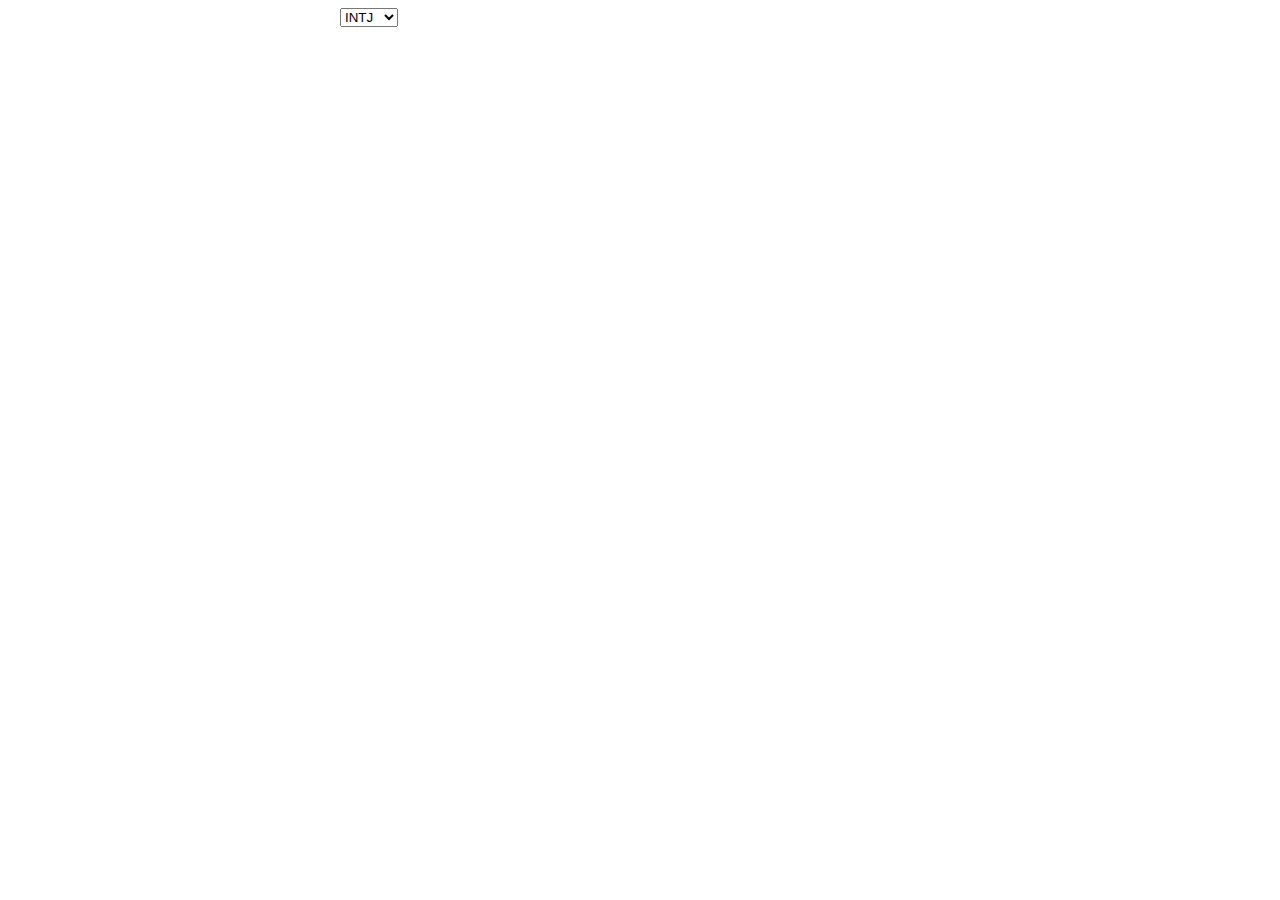
<file: index.html>
<!DOCTYPE html>
<html lang="en">
  <head>
    <meta charset="UTF-8" />
    <meta name="viewport" content="width=device-width, initial-scale=1.0" />
    <title>Document</title>
  </head>
  <style>
    body {
      max-width: 60ch;
      margin: 0 auto;
      line-height: 1.5;
      font-size: 1.25rem;
    }
  </style>
  <body>
    <select name="mbti" id="mbti">
      <option value="INTJ">INTJ</option>
      <option value="INFJ">INFJ</option>
      <option value="ISFJ">ISFJ</option>
      <option value="ISFP">ISFP</option>
      <option value="INTP">INTP</option>
      <option value="INFP">INFP</option>
      <option value="ENTJ">ENTJ</option>
      <option value="ENTP">ENTP</option>
      <option value="ESTP">ESTP</option>
      <option value="ESTJ">ESTJ</option>
      <option value="ESFP">ESFP</option>
      <option value="ESFJ">ESFJ</option>
      <option value="ENFP">ENFP</option>
    </select>
    <div id="output"></div>
  </body>
  <script>
    // Rules:
    // 1. EXXX types -> leading function is extroverted. Inverse is true for IXXX Types
    // 2. XSXX and XNXX share the same dom and inf type. Their aux and terts are swapped
    // 3. Letters not the same? reversed stack order
    // 4. J and P do not share the same function sets, and the dom/aux, tert/inf pairs are inverted.
    const cogStack = {
      ENTP: ["ne", "ti", "fe", "si"],
      ENTJ: ["te", "ni", "se", "fi"],
      ENFJ: ["fe", "ni", "se", "ti"],
      ENFP: ["ne", "fi", "te", "si"],
      ESTJ: ["te", "si", "ne", "fi"],
      ESTP: ["se", "ti", "fe", "ni"],
      ESFJ: ["fe", "si", "ne", "ti"],
      ESFP: ["se", "fi", "te", "ni"],

      INTP: ["ti", "ne", "si", "fe"],
      INTJ: ["ni", "te", "fi", "se"],
      INFJ: ["ni", "fe", "ti", "se"],
      INFP: ["fi", "ne", "si", "te"],
      ISTJ: ["si", "te", "fi", "ne"],
      ISTP: ["ti", "se", "ni", "fe"],
      ISFJ: ["si", "fe", "ti", "ne"],
      ISFP: ["fi", "se", "ni", "te"],
    };
    const dominant = {
      ne: "Ne: So, what you are REALLY saying, even though you’re disguising it behind bullshit, is this. Do you want to know what writing desks and ravens have in common? Are you sure that this is the right decision? Because I have five other possible interpretations, and it would be a shame not to consider them all. I simply know how this works, and what you are really up to. Let’s talk about ideas! I want to tell you mine and hear yours! I know this idea doesn’t seem related to our discussion, but I think it ties in. I can sum up our concept in a metaphor. I can think of five different things at once! I can pick up your facial expressions and accent without even thinking about it. Let me tell you a story…",
      ni: "Ni: No, I haven’t learned this before. I just know how to do it, that’s all. Let me guess what that means… am I right? Yes! I knew it! You can’t ask me to stop thinking about the future; I think about it all the time! That person is going to do that, and this will happen as a result. I am not wrong. You wait and see. (Told you!) I don’t like this, it didn’t happen the way I anticipated it would! No, I don’t want to change my plan at the last minute! How can I fix this? Where did I go wrong? I have a creative way to explain this process to you! Interpreting symbolism comes easily to me. Visualizing my goals, and my future, makes me happy and energizes me! I can see where I want to be, and where I am, and come up with each step necessary to reach my dreams. ",
      fe: "Fe: I am warm and enjoy taking care of people. I consider how decisions will impact everyone involved. Is there anything I can get you, to make you feel more comfortable? I can’t be with people who don’t treat others with respect. I want to acknowledge not only what each of you has done in the group as individuals, but also talk about what we can do, or have done, together! You did an awesome job with that; you are so talented. I don’t approve of what you are doing, because it’s inappropriate and will have a bad impact on others, but I am willing to talk it through and will accept your apology, without any bad feelings. I feel so at ease offering affirmation, and am deeply hurt when others don’t do the same. I want everyone to be happy, but am not afraid to say what I feel if I need to.",
      fi: "Fi: I know that this is good, and that is bad. I know that you’re not who you say you are. I don’t need to focus on that particular idea, because it is less important than this other idea or belief. I want to focus on what is important, and I can see the measure of importance of everything in my life: people, causes, thoughts, actions, and feelings. Does this belief conflict with mine? Do I think this action is wrong? If so, I won’t do it. I know what I believe and what is worth believing in. Please, let me have some time to mull over this life-altering decision. I don’t want to make the wrong choice. I feel strong and confident in who I am, and what I believe. I have total faith in you. I know what you need, and will stand up for you when you need me to. I am good at protecting others and showing patience in mediating between them.",
      te: "Te: Here is the plan, and the steps needed to accomplish it. I can learn anything complicated. This is your responsibility, and I expect a status report. I measure success by objective means (best-seller lists, stock reports, etc). I have a second plan if the first one fails. Anything can be organized for greater results. This isn’t working right; let me fix it. Here is how you can accomplish your goals. Controlling one’s emotions is important. It takes an hour and ten minutes to get there, with 30 minutes allotment for a traffic jam. We can comfortably do this in two weeks, yes. These are the facts, and if something doesn’t measure the facts, I intend to challenge it.",
      ti: "Ti: I don’t need to use my emotions to fix this problem, thanks. I know how this machine works. Let me take it apart and put it back together for you. That doesn’t seem logical. The facts of the situation are unimportant; we can solve this, though it might seem impossible. There is a way around every problem. I can give you a two word answer to your question, and those two words will solve everything. The fewer words used, the better. Most explanations are too long-winded and technical, and could easily be simplified. Let me hear the idea or new data; I’m going to analyze and criticize it, and if it doesn’t work, I’m going to throw it out. Come on, you know my impartiality is sexy. Have you ever seen me overreact to anything? No!",
      se: "Se: Experiences are the stuff of life. I want to go snowboarding! Skydiving! Drive a racecar! Give me an adrenaline rush, and I’m fabulous. Okay, what’s up? I saw your eye twitch. That means you’re upset, but about what? Oh, I can leap in there and do this, no problem! See? It’s easy! You need a part time lion tamer? I’m sure I can learn it in no time. Okay, so here are the sixteen awesome things we can do in this theme park. Which one first? Look, you do that, I can hold this, and keep track of the kids, and check my Blackberry, and call Gary back all at the same time. You know, someone could make a lot of money if they—oh, what the heck, I’ll just do it. While you were standing there gaping, I saved the kid from the bus. I want to try that out; I think my body can take it, and it’ll be fun to find out. I’m going to say this, and see what people do…",
      si: "Si: I know how this works, how it was last week, and how I want it to be in the future. If knitting in that way helped the other person to create that scarf, I feel sure that I can do the same thing by learning the same stitch. I feel happiest when I hold tight to the things that are truly important and lasting in life, such as family, friends, and often, my faith. I find that interesting, but it doesn’t match my memories of what happened. Can you give me more details, so I can decide whether or not to accept it? I know if something or someone is different from how they used to be, and can tell you exactly what has altered. I highly value my past experiences, and find it hard to forget or move past things. I really love participating in local events, family traditions, and cultural things, because it makes me feel like I am part of a living past. I enjoy routine and like things to be predictable.",
    };
    const auxillary = {
      ne: "Ne: Your life has so much potential! I can see many different possibilities for your future! Let me share them with you! There is more than one way to look at this situation. It would be a shame not to talk about them all. That’s a great idea, but what about this? Or this? Or that? Let’s discuss and consider them all. I have an analogy that fits this situation, but you’ll have to hang in there to the end, because at first it will sound random. I promise, it isn’t! Let me paint the big picture for you! Let’s try this, it’s new and it’s crazy but it might work! Yes, I thought you might make that decision / that this would happen. Excuse me, I need to write a story…",
      ni: "Ni: I feel very strongly that this is about to happen, and I intend to use my foreknowledge to do something about it. No, I am not surprised this happened. I knew it would. I am not going to support that company, because they will go under in six months. This person is not worth my time, because they are dishonest and I know they will betray me. Last night, I didn’t know what to do… but now, suddenly, the answer is staring me in the face! I know what to do to accomplish everything! You can’t fool me, because I can see your true self. People tell me that my advice is profound and insightful. I sometimes hide what I know, when I know it, because it freaks people out.",
      fe: "Fe: I know what is important to you, and can support you in it, provided it doesn’t hurt others. I’m not always comfortable taking sides. Can we talk about this and reach a compromise that keeps everyone happy? I don’t want to upset people, and I can easily fit into a group and make everyone feel wanted and involved. Your emotions can influence mine, so I am careful not to let too many people in. I want to take care of you, and protect you. You are so talented. I hope you know that, and how much I like you. I’m happy to serve, but feel better when I get how I feel off my chest and out into the open.",
      fi: "Fi: I am happiest when staying true to what I believe and what I want for my life. I know what I want, what beliefs and ideals motivate me, and how I feel about something. This is good, and that is bad. I know you’re only pretending, because I can see right through you. How does this new belief measure up against my life, my goals, and my core values? I believe no one should enforce morality; it should be a conscious choice we make. I care very much about you. I am loyal to you. I have great enthusiasm and many feelings toward you, but I show it through actions rather than words. You don’t have to say anything for me to be able to connect to and understand your meaning. I am okay with silent affection.",
      te: "Te: This isn’t working right, so let’s talk about how to fix it, and I’ll correct it. I know how long this task will take; I am currently on step four and will be finished in another hour, if you want to come get it. I am following the plan, from Point A to Point B. These are the steps you need to take to accomplish your goals. I am totally comfortable with word counts, hour limits, and deadlines, and have no problem meeting them. I can organize my time to accomplish everything I want to accomplish in a day. Here’s your shopping list. Give me the information and come back in an hour; I will categorize it into an easy to follow format so that everyone knows where we are in the project and what is expected of them. I have no problem controlling my impulses and putting aside my emotions to get things done.",
      ti: "Ti: Hmm, give me a second… okay, I know what to do. I know how this works and how to fix it. I just analyzed it from six different angles in my head and feel comfortable with diving right in. I can take this situation or problem apart and reassemble it. That sounds illogical, so I’m going to ignore it. If I have time, I’ll argue with it. Look, cut the crap and get to the point. THIS is the problem and THIS is how we fix it. Did you enjoy my three word answer? It really annoys me when people take too long to explain something, because it’s easy for me to sum it up in a few words. No, I understand the system, I have it, let’s start in on it and get things done! Hop to it! Chop chop!",
      se: "Se: I could be doing one of six things right now, and I’m bored just standing here, so let’s go out and do something! I want to go bike riding again this weekend; there’s this gorgeous place in the mountains that you have to see to believe, but it’s a six mile ride so pack your gear. Uh oh, she’s mad. I saw her facial expression change for a second, and that’s never a good sign. I want to try out lots of things, and test my body to see what it can do. I can learn to do this quickly, and then I want to help you learn it. Come with me! Don’t just stand there, we can do this! Right now, I’m chilling in the backyard with a glass of tea and watching the light move through the trees, but later I want to go rock climbing. I can’t wait! It’s going to be awesome! I can trust what I have experienced first-hand.",
      si: "Si: The last time I tackled this project, using this technique worked, so I feel confident in my ability to succeed using the same technique. This restaurant is laid out different than it was the last time I was here; those tables were on the patio, and they had red curtains, not green. I’m happy to provide you with the details of why I am making this decision. I recognize this street, so I know where to turn! This holiday is meaningful to me, because it allows me to connect to my family or my culture. I’m disappointed if we can’t celebrate it together every year. If we’re going to do this project, let’s do research to see how others have done it before we start. I like to reflect on my own past experiences when making decisions in the present, and believe I can learn from others’ mistakes.",
    };

    const tertiary = {
      ne: "Ne: Oh, that new idea is interesting! I’d like to talk about it with you! But I need to be somewhere in twenty minutes, so let’s keep it on track as much as we can. It feels like you are not tied to reality with this idea; can we pull it back to something tangible? I think I have several ideas as to what really happened back there. This discovery may help me discover my greater purpose in life. I suspected this was going to happen…",
      ni: "Ni: I love the silence. It allows me to think about my future, and what I want to accomplish. I like to come up with new ways of doing or seeing things. Don’t tell anyone, but I like symbolism, archetypes, and mysteries. I find them interesting. I sometimes feel like I know what is going to happen, before it happens… and I’m usually right. I don’t know how I knew that about you; I just did. I can visualize a goal, and won’t stop until I turn it into a reality. I trust my insights more in my creativity than in life, but am learning to use my random moments of foreknowledge to create long-term goals.",
      fe: "Fe: I find it easy to connect to people and make friends. I’m good at smoothing things over between people, so we can accomplish things together. You’re really doing a good job with that; you’re a natural at this, you know! I’m glad you feel comfortable with me. I like you too. I know how you feel, and I’m sorry this is happening to you. Tell me how I can help, so I’m not just sad on your behalf. I feel like I need to take care of you, and be responsible for you. If you mess with someone I love, I will kick your butt; do you hear me? Hey, do you want to talk about how you feel? I can share some stuff about myself, too, if it makes you feel better. People find me friendly and enthusiastic.",
      fi: "Fi: I put a lot of time and energy into activities that are important to me. I want those activities to be meaningful in some way—I want to volunteer, learn to teach others, apply my knowledge, or write on important social issues. I have a strong sense of what is good or bad. I want things to come out right, and will work toward that end. I am loyal to a few causes and people, because my time is valuable so I prioritize. I choose what beliefs feel the most authentic to me. I compare all my decisions against my strong beliefs of right and wrong.",
      te: "Te: Look, I organized all my movies by alphabetical order or time period! My socks are sorted by colors or fabrics. I enjoy having things organized, but have to focus to set up the system. I know this isn’t working right, and I want to fix it. I suspect this project will take me another couple of hours, but I’m going to give myself extra time just in case. Look, either you can prove aliens exist or you can’t, and if you can’t, they probably don’t exist. Let’s talk about this idea to see if it’s even possible, on a factual level. This is why I made my decision. I want to have a plan and follow through with it, but sometimes I forget what time it is or what the steps in the plan were. I probably shouldn’t improvise answers as much.",
      ti: "Ti: I am interested in learning how to make things run more smoothly and efficiently. Please be as clear and concise in your explanation as possible, so the message isn’t lost in theatricality. I’m sorry, but I see a logical inconsistency in the statement you just made; may I point it out to you so we can talk about it? I really love thinking about my ideas (Ni) and experiences (Si), and analyzing them to see what meaning they hold for me, and why. I’m good at putting a name to what is happening around me.",
      se: "Se: I like expensive stuff and I always make room for it in my life. I’m taking you to the best restaurant tonight; yes, it’s expensive, but the food is to die for. I don’t like that painting; it’s hideous. It may take me a moment, but I’ll get the hang of things quickly and you’ll never know I haven’t been doing this for years. I never trip over anything, because I know where everything is. Let’s do something fun this weekend, something physical. I want to feel the burn in my legs! I don’t mind taking risks, because it’s fun to get an adrenaline rush. I’m not going to lose this game; if I play, I play to win. It takes hard work to look this good.",
      si: "Si: I love to revisit things that have given me joy in the past. Going to the same museums, watching the same favorite old movies, and thinking about an old idea is a lot of fun for me. I’d actually rather go to the tea shop again than try out a new hot spot. I find history interesting. Oh, do you want to know everything I learned about Ancient Egypt / the Klingon Conflict? I have all the details right here! I have a box of Star Wars memorabilia in my closet.  Oh, I remember that smell… this tastes like my grandmother’s cookies… no, that’s not how “they’re” is spelled. I like familiar things and when I am upset, they comfort me.",
    };

    const inferior = {
      ne: "Ne: I know that these two things are connected, but I’m not sure how. I’m sorry, but that idea is completely unrealistic. Can we stick to one idea, please? Hmm, the last time I thought something might happen, it happened; so maybe I can trust my intuition this time, too.",
      ni: "Ni: Though I care more about what’s happening in my life right now, I want to have a good future. I haven’t forgotten my dreams, and I’ll figure out how to make them a reality one of these days. I like thinking about my future life and, although it’s hard, I can learn to put aside immediate experiences if I know the long-term goal is worth the wait! I feel optimistic about the future, and sometimes out of the blue, know how to do something that I have never tried doing before. I’m not sure how, but I knew that person would do that.",
      fe: "Fe: I want to help you, but I’m not sure what to say to make you feel better. I feel protective of you, and I don’t want to hurt your feelings, but sometimes I do. I would never admit it in a million years, but I care how you see me and I need your encouragement. The more I respect you, the more hurt I am if you ignore or belittle me. That being said… I really don’t understand why you’re making such emotional decisions!",
      fi: "Fi: My beliefs are very strong, but I spend little time thinking about them. Many of them are tied to my feelings, and I’m not comfortable dwelling on my emotions. It’s easier to adopt a simple, straightforward moral code and stick to it without deviation. I don’t see the point in determining which causes are more important than others. I have a tendency to think that my values are right for others. I really want to do something greater than myself, and am fiercely loyal to what I believe in but I would rather donate time, energy, and money than emotional support. It’s hard for me to be loyal to people whose decisions I profoundly disagree with. I need to respect you before I can emotionally support you in those times. Slowly, I am learning to be more tolerant and not see the world as black and white.",
      te: "Te: I know I had that information before, but I’m not sure where it is. I long to be efficient, but I can’t seem to pull it off. I do like organizing my books, though; they have their own system! I don’t like schedules, but they help me stay on track. Oh, this is wrong! I know I’m forgetting something! I should be more organized! I like to be efficient, and try to use my time wisely, and I enjoy having some sense of control over my life and environment.",
      ti: "Ti: I want to be objective in our conversation, but I’m having a hard time not feeling upset that you have shut me out. I don’t feel comfortable discussing this person like they are a thing or a problem to be solved. How can you be so detached? That feels heartless to me! I want to get things right, so I will study this until I understand it, then take what I know and use it to help others reach their own understanding. I’m okay with calling a problem a problem, and willing to analyze it.",
      se: "Se: My awareness of my environment gives me “clues” about other people, which feed my intuition, but the less I pay attention to the people and things around me, the more wrong my conclusions are. I sometimes feel overwhelmed with too much sensory information all at once; can we put away the disco ball and turn the music down? I wasn’t sure I would like that scary ride, but I did! I’m going again! I really want to see my dreams become real, and I’m willing to do all the hard work required to make it so. I like learning things that help me be stronger and more fit.",
      si: "Si: I haven’t the faintest idea where that paper went. I had it five minutes ago. No, I didn’t remember that it’s your birthday… but I wanted to remember! I did a bunch of research on the Tudor period, but I need to dig up my notes for the details. I don’t want to talk about the past; it hurts too much. Show me how you did it, and then I’ll try it. I’m not a big fan of Christmas family gatherings, but I kind of miss the wonder of Christmas as a child. Don’t tell anyone, but sometimes I long for a normal life and a white picket fence. How… how did I remember the name of that fictional character in the cartoon I used to watch when I was a kid? That’s random!",
    };

    function getStack(mbti) {
      const dom = cogStack[mbti][0];
      const aux = cogStack[mbti][1];
      const tert = cogStack[mbti][2];
      const inf = cogStack[mbti][3];
      const stack = [
        dominant[dom],
        auxillary[aux],
        tertiary[tert],
        inferior[inf],
      ];
      let renderStack = stack.map((item) => {
        const para = document.createElement("p");
        para.innerText = item;
        // document.body.appendChild(para);
      });
      return stack;
    }


    

    const e = document.getElementById("mbti");
    e.addEventListener("change", function (event) {
        console.log("Info for: " + event.target.value);
        document.getElementById("output").innerHTML = getStack(event.target.value);
    });
  </script>
</html>
</file>
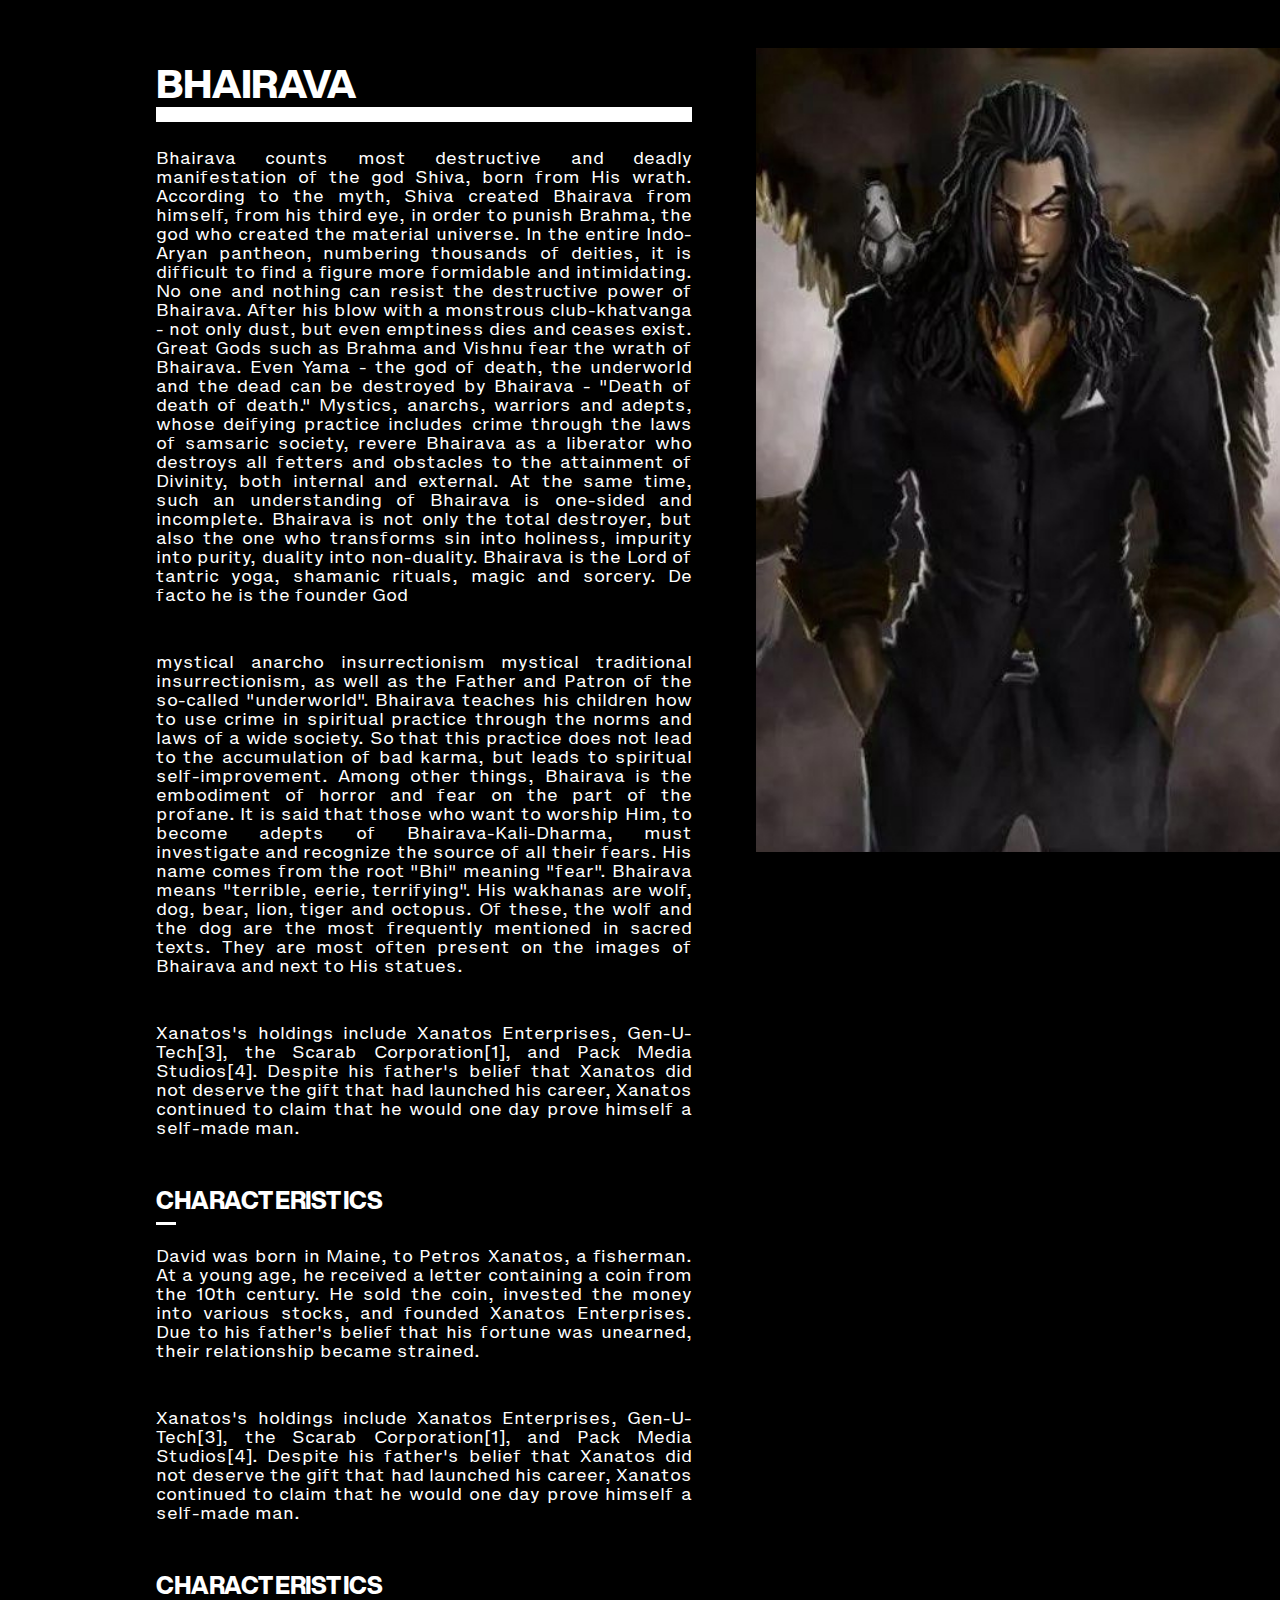
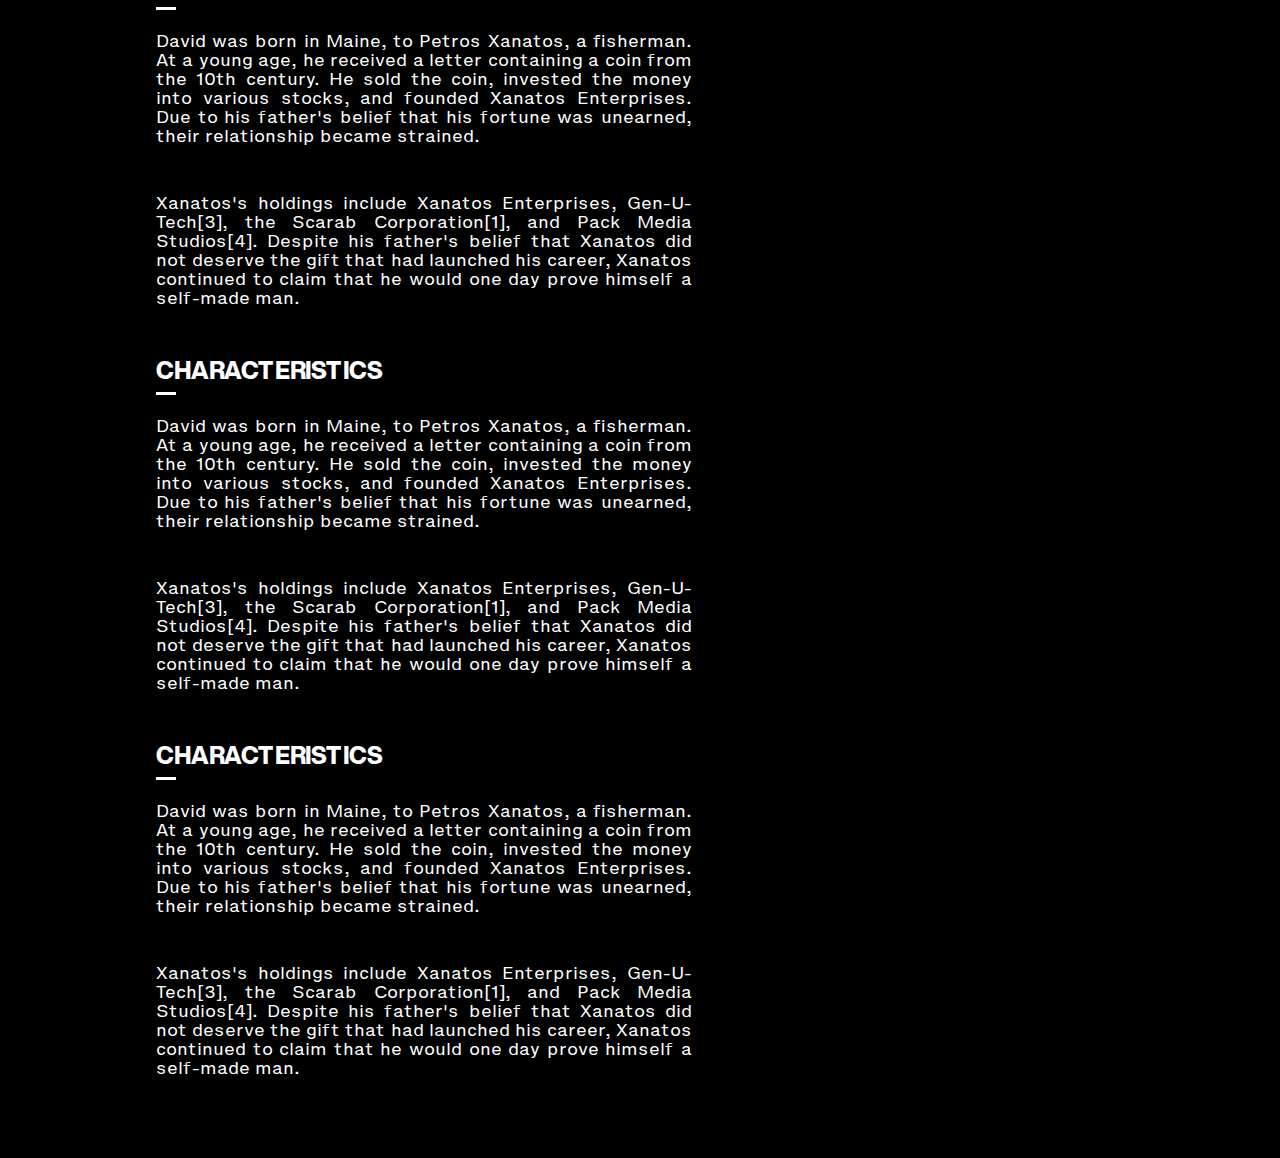
<file: wiki.html>
<!DOCTYPE html>
<html lang="en">
  <head>
    <meta charset="UTF-8" />
    <meta name="viewport" content="width=device-width, initial-scale=1.0" />
    <title>Document</title>
  </head>
  <link rel="stylesheet" href="wiki.css">
  <body>
    <div class="container">
      <!-- <header>
        <div class="corner-1"></div>
        <div class="corner-2"></div>
        <div class="corner-3"></div>
        <div class="corner-4"></div>
        <div class="tags">
          <p class="designation">[MKK.....][001]</p>
          <p class="designation">[INT.....][001]</p>
        </div>
      </header> -->

      <div class="grid">
        <!-- <div class="left-side"></div> -->
        <div class="content">
          <!-- <h1><span class="designation">Protocol:</span>MKK-001: INTJ-MB::KC_phi</h1> -->
          <h1>Bhairava</h1>
          <p>
            Bhairava counts most destructive and deadly manifestation of the god Shiva, born from His wrath.
            According to the myth, Shiva created Bhairava from himself, from
            his third eye, in order to punish Brahma, the god who created the
            material universe. In the entire Indo-Aryan pantheon, numbering
            thousands of deities, it is difficult to find a figure more formidable
            and intimidating. No one and nothing can resist the destructive
            power of Bhairava. After his blow with a monstrous club-khatvanga
            - not only dust, but even emptiness dies and ceases
            exist. Great Gods such as Brahma and Vishnu fear the wrath of
            Bhairava. Even Yama - the god of death, the underworld and the
            dead can be destroyed by Bhairava - "Death of death of death."
            Mystics, anarchs, warriors and adepts, whose deifying practice
            includes crime through the laws of samsaric society, revere
            Bhairava as a liberator who destroys all fetters and obstacles to the
            attainment of Divinity, both internal and external. At the same
            time, such an understanding of Bhairava is one-sided and
            incomplete. Bhairava is not only the total destroyer, but also the
            one who transforms sin into holiness, impurity into purity, duality
            into non-duality. Bhairava is the Lord of tantric yoga, shamanic
            rituals, magic and sorcery. De facto he is the founder God
          </p>
          <p>
            mystical anarcho insurrectionism
            mystical traditional
            insurrectionism, as well as the Father and Patron of the so-called
            "underworld". Bhairava teaches his children how to use crime in
            spiritual practice through the norms and laws of a wide society. So
            that this practice does not lead to the accumulation of bad karma,
            but leads to spiritual self-improvement. Among other things,
            Bhairava is the embodiment of horror and fear on the part of the
            profane. It is said that those who want to worship Him, to become
            adepts of Bhairava-Kali-Dharma, must investigate and recognize
            the source of all their fears. His name comes from the root "Bhi"
            meaning "fear". Bhairava means "terrible, eerie, terrifying". His
            wakhanas are wolf, dog, bear, lion, tiger and octopus. Of these, the
            wolf and the dog are the most frequently mentioned in sacred
            texts. They are most often present on the images of Bhairava and
            next to His statues.
          </p>
          <p>
            Xanatos's holdings include Xanatos Enterprises, Gen-U-Tech[3], the
            Scarab Corporation[1], and Pack Media Studios[4]. Despite his
            father's belief that Xanatos did not deserve the gift that had
            launched his career, Xanatos continued to claim that he would one
            day prove himself a self-made man.
          </p>
          <h2>Characteristics</h2>
          <p>
            David was born in Maine, to Petros Xanatos, a fisherman. At a young
            age, he received a letter containing a coin from the 10th century.
            He sold the coin, invested the money into various stocks, and
            founded Xanatos Enterprises. Due to his father's belief that his
            fortune was unearned, their relationship became strained.
          </p>
          <p>
            Xanatos's holdings include Xanatos Enterprises, Gen-U-Tech[3], the
            Scarab Corporation[1], and Pack Media Studios[4]. Despite his
            father's belief that Xanatos did not deserve the gift that had
            launched his career, Xanatos continued to claim that he would one
            day prove himself a self-made man.
          </p>
          <h2>Characteristics</h2>
          <p>
            David was born in Maine, to Petros Xanatos, a fisherman. At a young
            age, he received a letter containing a coin from the 10th century.
            He sold the coin, invested the money into various stocks, and
            founded Xanatos Enterprises. Due to his father's belief that his
            fortune was unearned, their relationship became strained.
          </p>
          <p>
            Xanatos's holdings include Xanatos Enterprises, Gen-U-Tech[3], the
            Scarab Corporation[1], and Pack Media Studios[4]. Despite his
            father's belief that Xanatos did not deserve the gift that had
            launched his career, Xanatos continued to claim that he would one
            day prove himself a self-made man.
          </p>
          <h2>Characteristics</h2>
          <p>
            David was born in Maine, to Petros Xanatos, a fisherman. At a young
            age, he received a letter containing a coin from the 10th century.
            He sold the coin, invested the money into various stocks, and
            founded Xanatos Enterprises. Due to his father's belief that his
            fortune was unearned, their relationship became strained.
          </p>
          <p>
            Xanatos's holdings include Xanatos Enterprises, Gen-U-Tech[3], the
            Scarab Corporation[1], and Pack Media Studios[4]. Despite his
            father's belief that Xanatos did not deserve the gift that had
            launched his career, Xanatos continued to claim that he would one
            day prove himself a self-made man.
          </p>
          <h2>Characteristics</h2>
          <p>
            David was born in Maine, to Petros Xanatos, a fisherman. At a young
            age, he received a letter containing a coin from the 10th century.
            He sold the coin, invested the money into various stocks, and
            founded Xanatos Enterprises. Due to his father's belief that his
            fortune was unearned, their relationship became strained.
          </p>
          <p>
            Xanatos's holdings include Xanatos Enterprises, Gen-U-Tech[3], the
            Scarab Corporation[1], and Pack Media Studios[4]. Despite his
            father's belief that Xanatos did not deserve the gift that had
            launched his career, Xanatos continued to claim that he would one
            day prove himself a self-made man.
          </p>
        </div>
        <!-- <div class="right-side">
          <div class="line top left"></div>
          <div class="line bottom left"></div>
          <div class="line bottom right"></div>
          <div class="line top right"></div>
        </div> -->
        <div class="profile-image">
            <!-- <div style="border: 1px solid white; height: 70px">
              <p
                class="monospaced"
                style="font-size: 2rem; padding: 1rem; margin: 0"
              >
                File: #MKK001
              </p>
            </div> -->
            <img src="lucci_1.jpg" alt="" />
          </div> 
        <!-- <div class="aside">
          <p class="designation">[MKK.....][001]</p>
          <p class="designation">[INT.....][001]</p>
          <h1>HHHH</h1>
        </div>
      </div>
    </div>
     <footer>
        <div class="footer-dash">
            <div class="line top left"></div>
            <div class="line bottom left"></div>
            <div class="line bottom right"></div>
            <div class="line top right"></div>
        </div>
    </footer> -->
  </body>
</html>
</file>
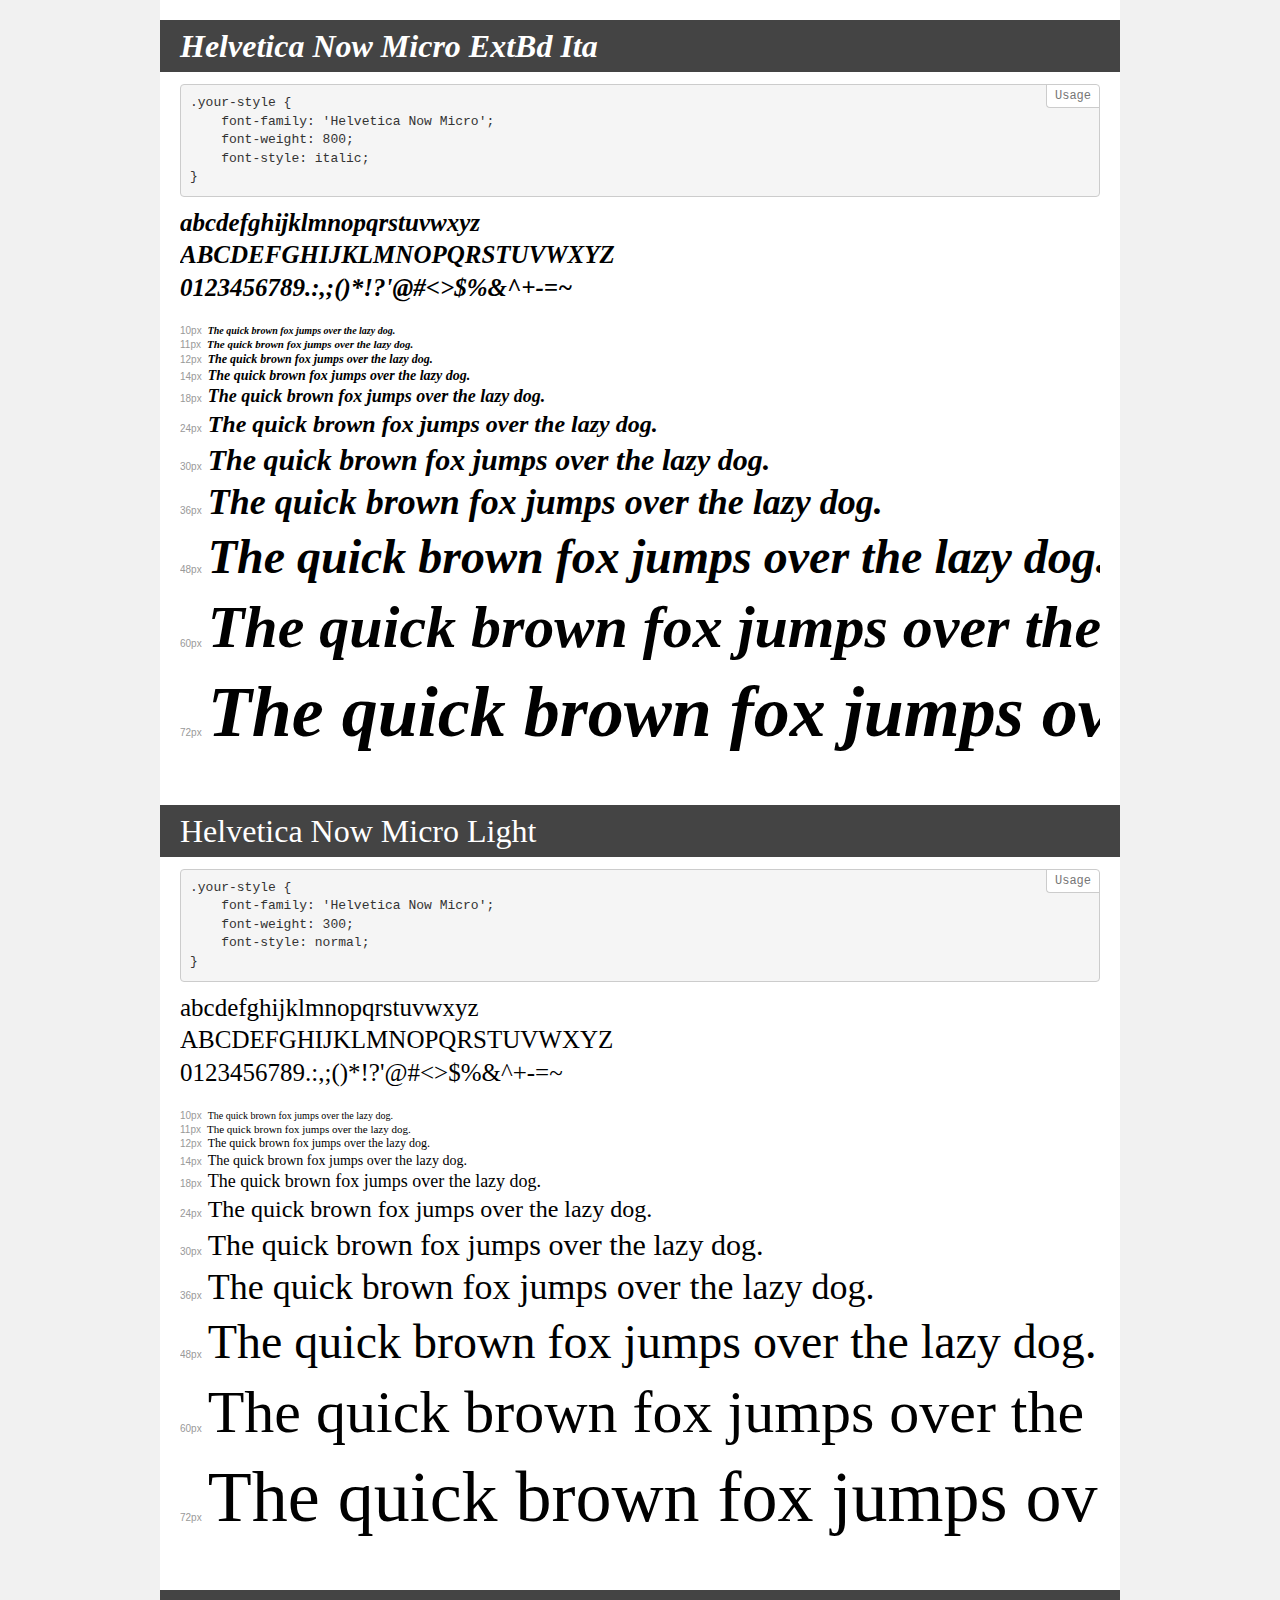
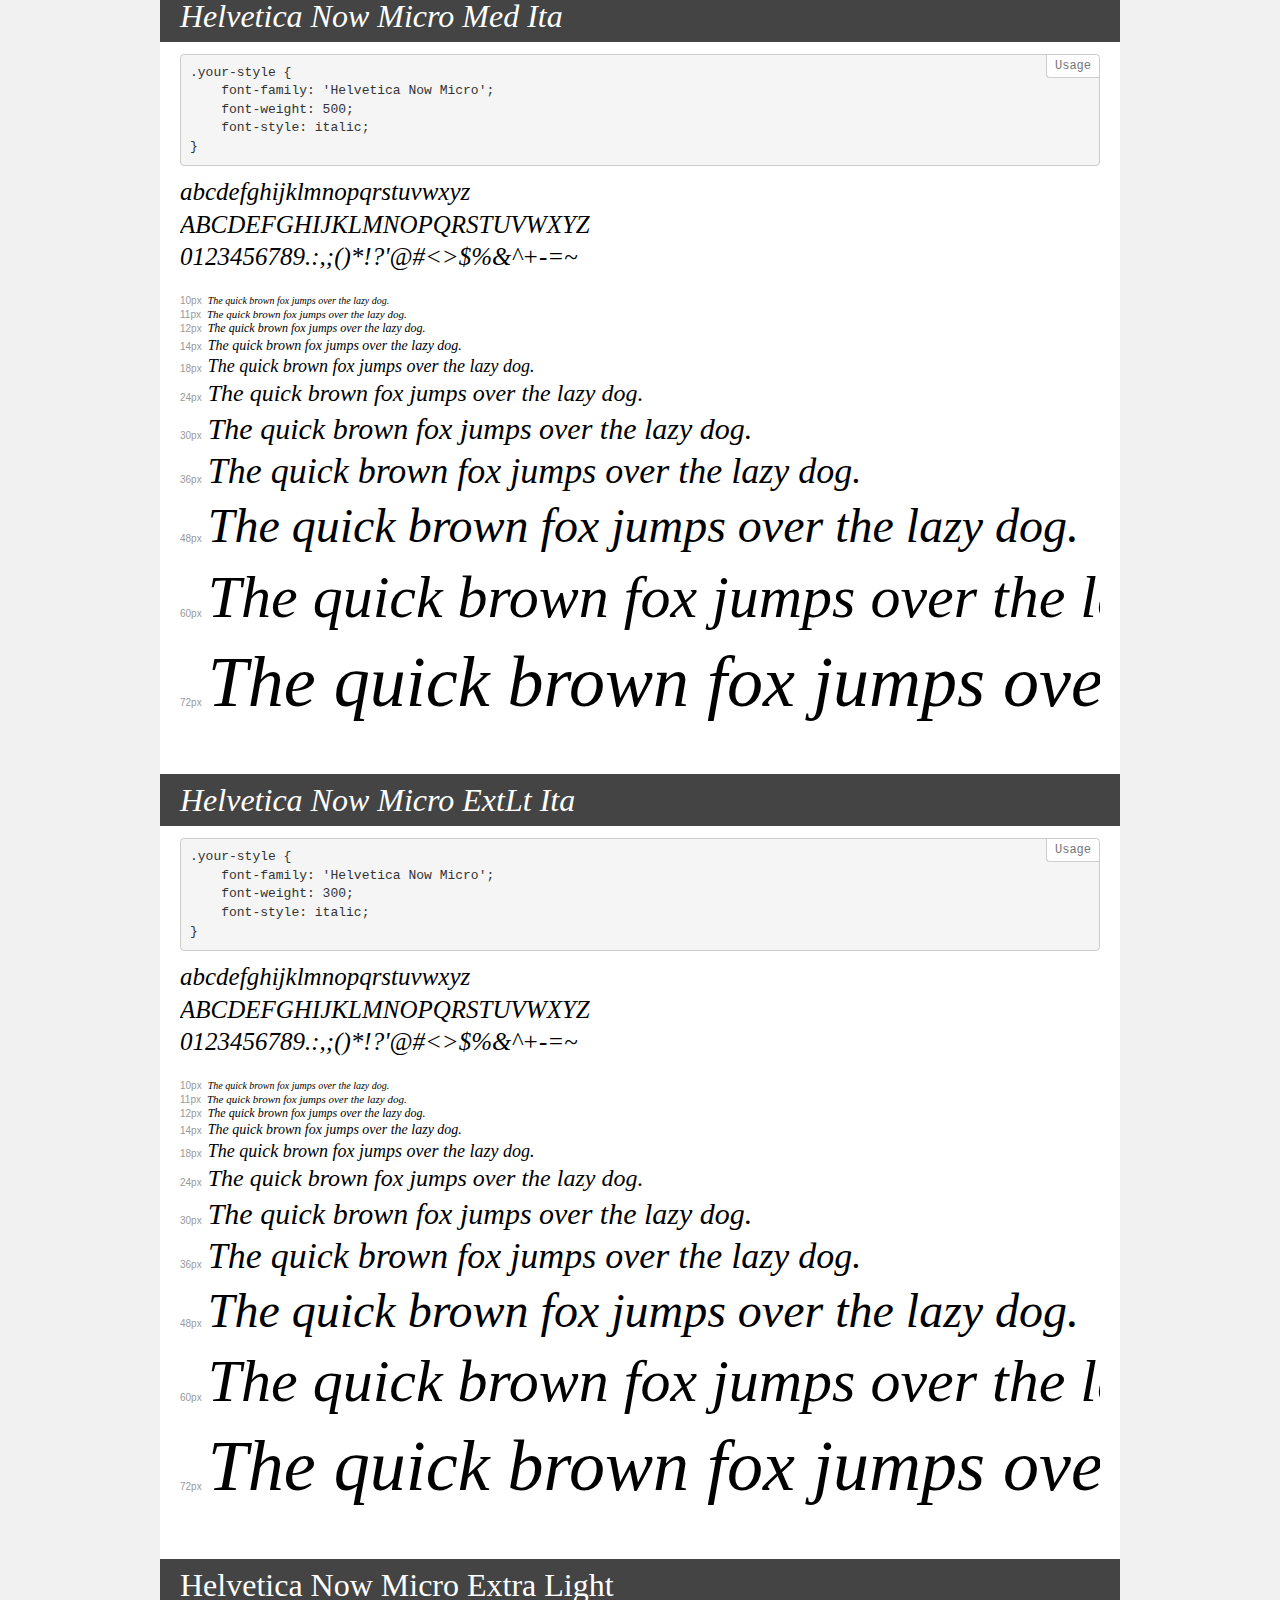
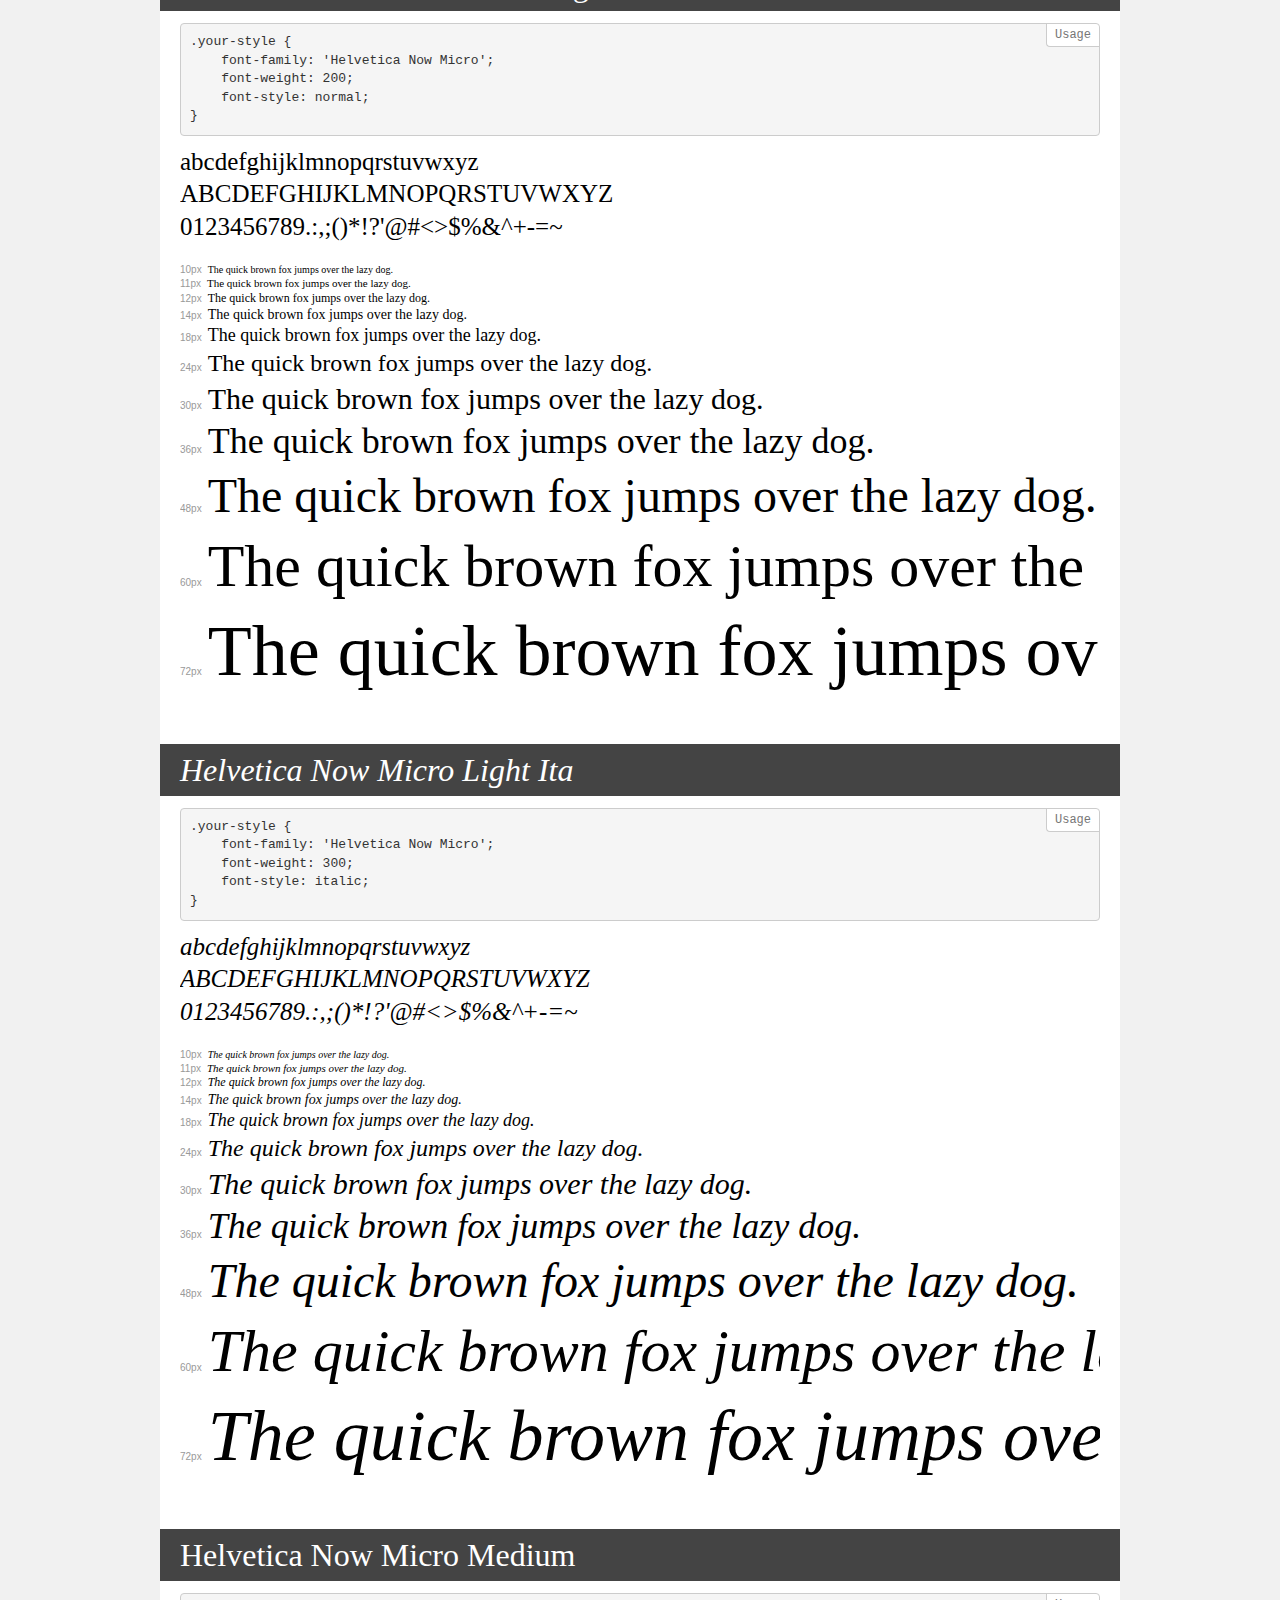
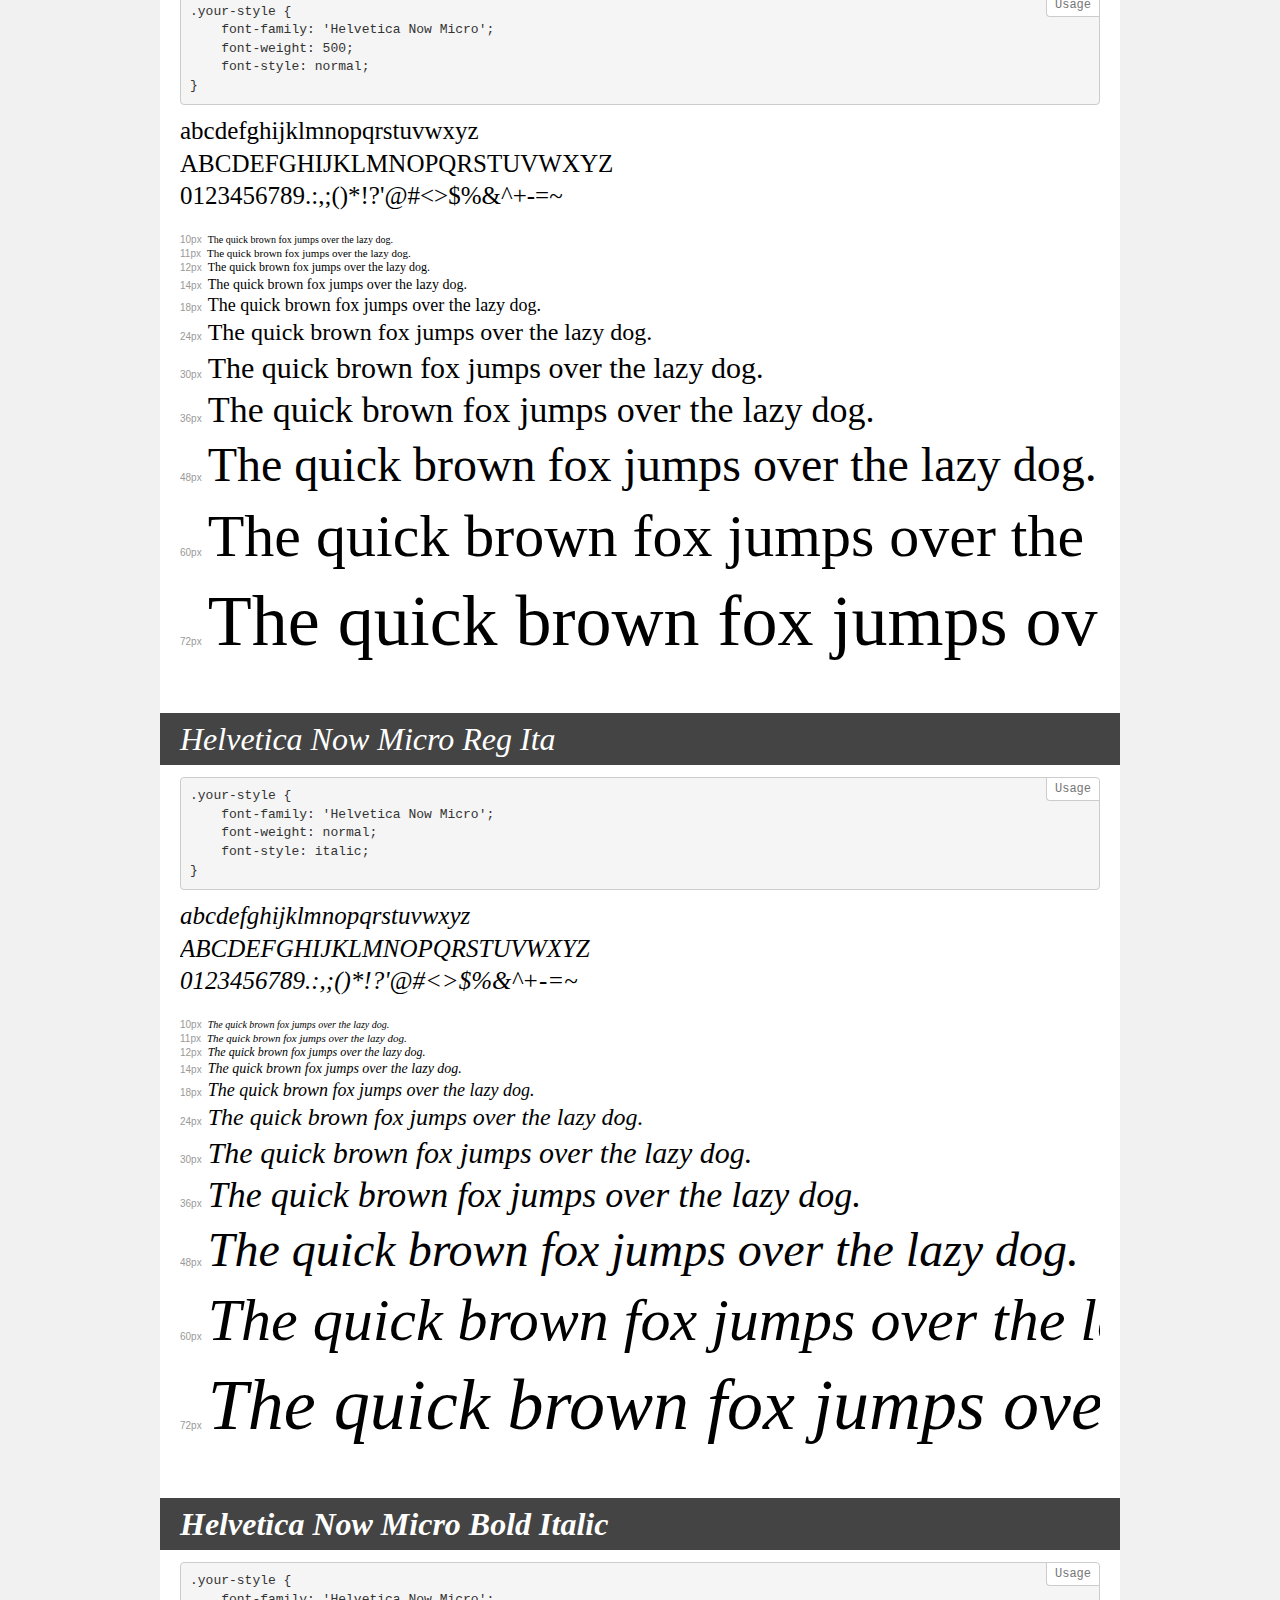
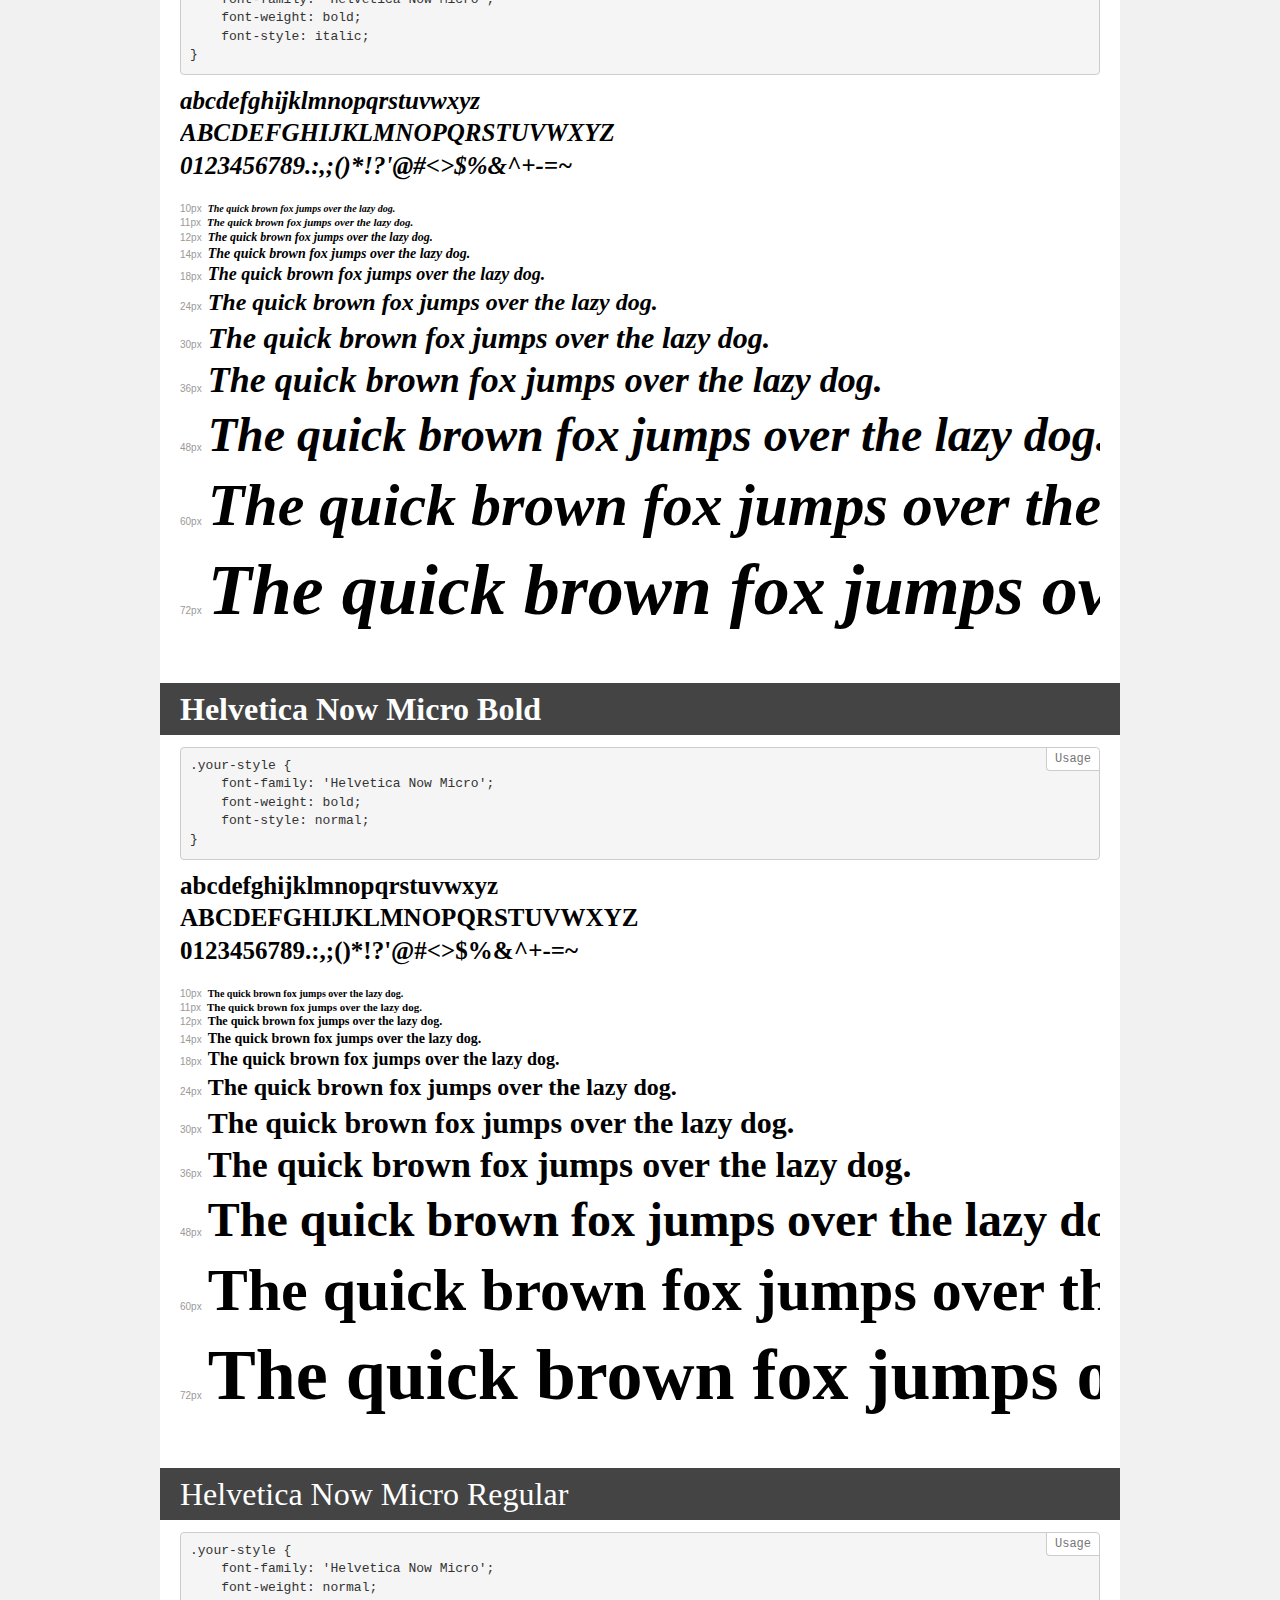
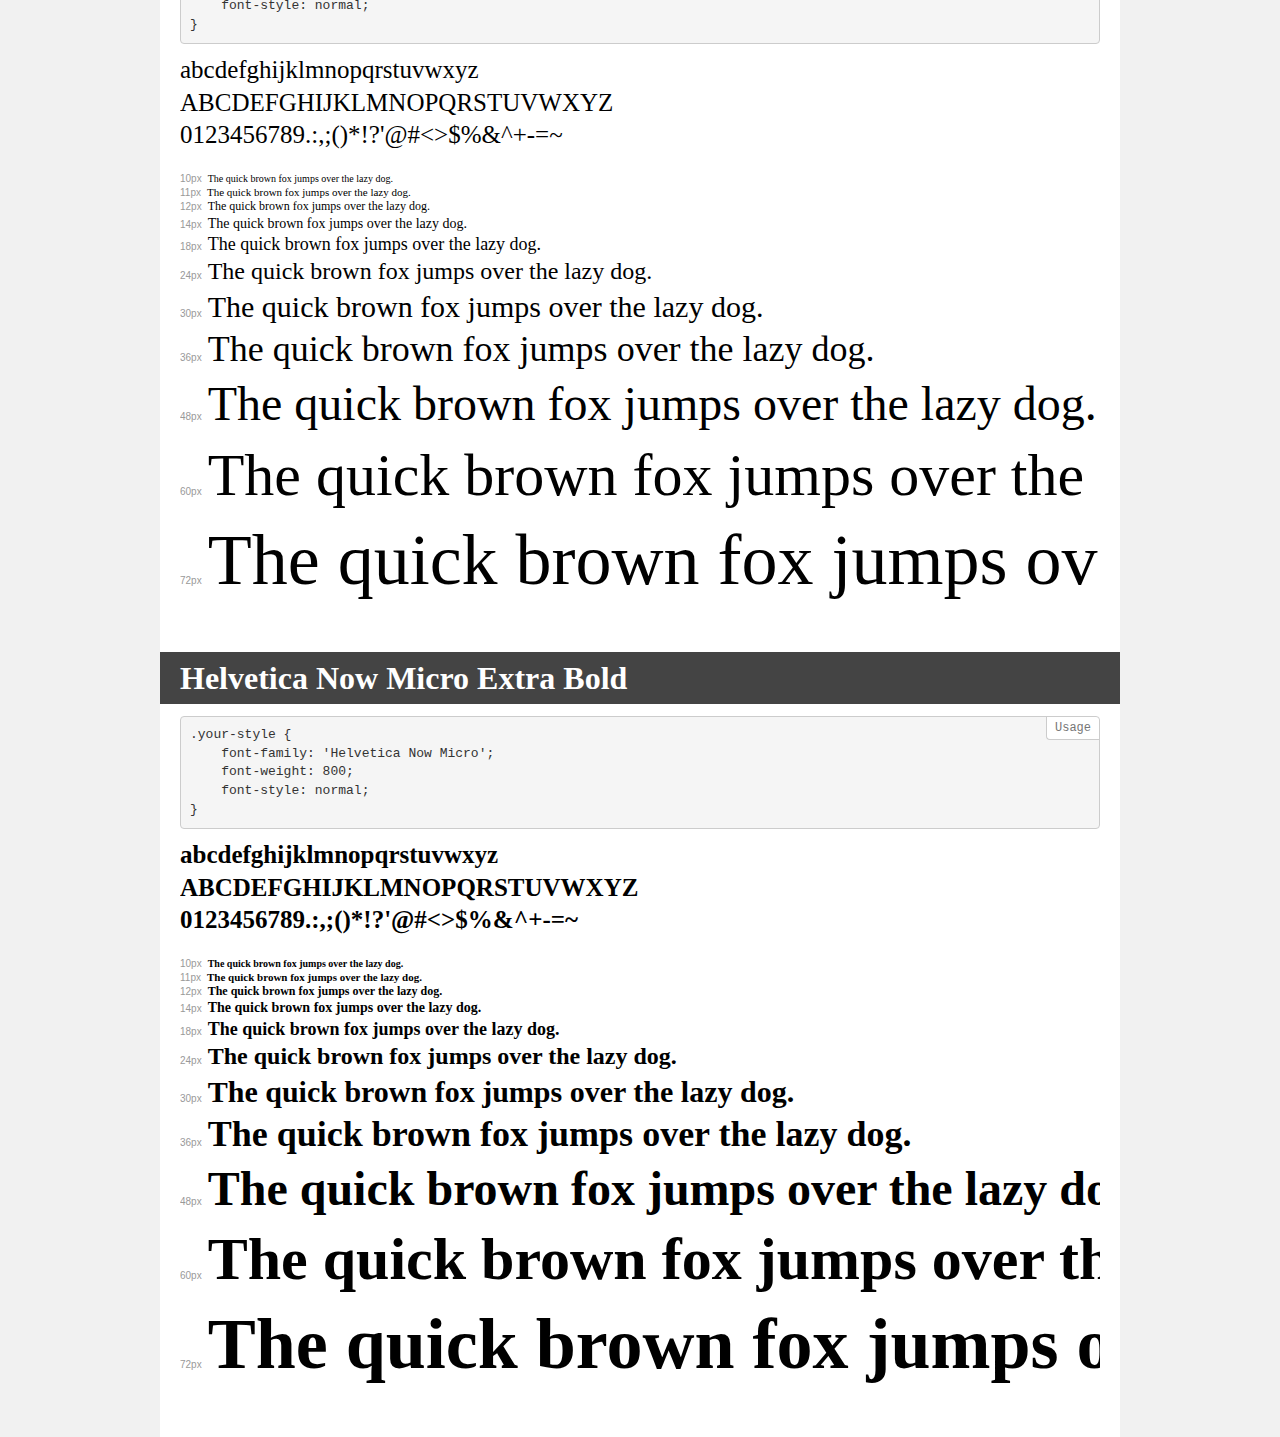
<file: fonts/demo.html>
<!DOCTYPE html>
<html>
<head>
    <meta charset="utf-8">
    <meta http-equiv="X-UA-Compatible" content="IE=edge">
    <meta name="viewport" content="width=device-width, initial-scale=1">
    <meta name="robots" content="noindex, noarchive">
    <meta name="format-detection" content="telephone=no">
    <title>Transfonter demo</title>
    <link href="stylesheet.css" rel="stylesheet">
    <style>
        /*
        http://meyerweb.com/eric/tools/css/reset/
        v2.0 | 20110126
        License: none (public domain)
        */
        html, body, div, span, applet, object, iframe,
        h1, h2, h3, h4, h5, h6, p, blockquote, pre,
        a, abbr, acronym, address, big, cite, code,
        del, dfn, em, img, ins, kbd, q, s, samp,
        small, strike, strong, sub, sup, tt, var,
        b, u, i, center,
        dl, dt, dd, ol, ul, li,
        fieldset, form, label, legend,
        table, caption, tbody, tfoot, thead, tr, th, td,
        article, aside, canvas, details, embed,
        figure, figcaption, footer, header, hgroup,
        menu, nav, output, ruby, section, summary,
        time, mark, audio, video {
            margin: 0;
            padding: 0;
            border: 0;
            font-size: 100%;
            font: inherit;
            vertical-align: baseline;
        }
        /* HTML5 display-role reset for older browsers */
        article, aside, details, figcaption, figure,
        footer, header, hgroup, menu, nav, section {
            display: block;
        }
        body {
            line-height: 1;
        }
        ol, ul {
            list-style: none;
        }
        blockquote, q {
            quotes: none;
        }
        blockquote:before, blockquote:after,
        q:before, q:after {
            content: '';
            content: none;
        }
        table {
            border-collapse: collapse;
            border-spacing: 0;
        }
        /* common styles */
        body {
            background: #f1f1f1;
            color: #000;
        }
        .page {
            background: #fff;
            width: 920px;
            margin: 0 auto;
            padding: 20px 20px 0 20px;
            overflow: hidden;
        }
        .font-container {
            overflow-x: auto;
            overflow-y: hidden;
            margin-bottom: 40px;
            line-height: 1.3;
            white-space: nowrap;
            padding-bottom: 5px;
        }
        h1 {
            position: relative;
            background: #444;
            font-size: 32px;
            color: #fff;
            padding: 10px 20px;
            margin: 0 -20px 12px -20px;
        }
        .letters {
            font-size: 25px;
            margin-bottom: 20px;
        }
        .s10:before {
            content: '10px';
        }
        .s11:before {
            content: '11px';
        }
        .s12:before {
            content: '12px';
        }
        .s14:before {
            content: '14px';
        }
        .s18:before {
            content: '18px';
        }
        .s24:before {
            content: '24px';
        }
        .s30:before {
            content: '30px';
        }
        .s36:before {
            content: '36px';
        }
        .s48:before {
            content: '48px';
        }
        .s60:before {
            content: '60px';
        }
        .s72:before {
            content: '72px';
        }
        .s10:before, .s11:before, .s12:before, .s14:before,
        .s18:before, .s24:before, .s30:before, .s36:before,
        .s48:before, .s60:before, .s72:before {
            font-family: Arial, sans-serif;
            font-size: 10px;
            font-weight: normal;
            font-style: normal;
            color: #999;
            padding-right: 6px;
        }
        pre {
            display: block;
            position: relative;
            padding: 9px;
            margin: 0 0 10px;
            font-family: Monaco, Menlo, Consolas, "Courier New", monospace !important;
            font-size: 13px;
            line-height: 1.428571429;
            color: #333;
            font-weight: normal !important;
            font-style: normal !important;
            background-color: #f5f5f5;
            border: 1px solid #ccc;
            overflow-x: auto;
            border-radius: 4px;
        }
        pre:after {
            display: block;
            position: absolute;
            right: 0;
            top: 0;
            content: 'Usage';
            line-height: 1;
            padding: 5px 8px;
            font-size: 12px;
            color: #767676;
            background-color: #fff;
            border: 1px solid #ccc;
            border-right: none;
            border-top: none;
            border-radius: 0 4px 0 4px;
            z-index: 10;
        }
        /* responsive */
        @media (max-width: 959px) {
            .page {
                width: auto;
                margin: 0;
            }
        }
    </style>
</head>
<body>
<div class="page">
    <div class="demo" style="font-family: 'Helvetica Now Micro'; font-weight: 800; font-style: italic;">
        <h1>Helvetica Now Micro ExtBd Ita</h1>
        <pre>.your-style {
    font-family: 'Helvetica Now Micro';
    font-weight: 800;
    font-style: italic;
}</pre>
        <div class="font-container">
            <p class="letters">
                abcdefghijklmnopqrstuvwxyz<br>
ABCDEFGHIJKLMNOPQRSTUVWXYZ<br>
                0123456789.:,;()*!?'@#<>$%&^+-=~
            </p>
            <p class="s10" style="font-size: 10px;">The quick brown fox jumps over the lazy dog.</p>
            <p class="s11" style="font-size: 11px;">The quick brown fox jumps over the lazy dog.</p>
            <p class="s12" style="font-size: 12px;">The quick brown fox jumps over the lazy dog.</p>
            <p class="s14" style="font-size: 14px;">The quick brown fox jumps over the lazy dog.</p>
            <p class="s18" style="font-size: 18px;">The quick brown fox jumps over the lazy dog.</p>
            <p class="s24" style="font-size: 24px;">The quick brown fox jumps over the lazy dog.</p>
            <p class="s30" style="font-size: 30px;">The quick brown fox jumps over the lazy dog.</p>
            <p class="s36" style="font-size: 36px;">The quick brown fox jumps over the lazy dog.</p>
            <p class="s48" style="font-size: 48px;">The quick brown fox jumps over the lazy dog.</p>
            <p class="s60" style="font-size: 60px;">The quick brown fox jumps over the lazy dog.</p>
            <p class="s72" style="font-size: 72px;">The quick brown fox jumps over the lazy dog.</p>
        </div>
    </div>
    <div class="demo" style="font-family: 'Helvetica Now Micro'; font-weight: 300; font-style: normal;">
        <h1>Helvetica Now Micro Light</h1>
        <pre>.your-style {
    font-family: 'Helvetica Now Micro';
    font-weight: 300;
    font-style: normal;
}</pre>
        <div class="font-container">
            <p class="letters">
                abcdefghijklmnopqrstuvwxyz<br>
ABCDEFGHIJKLMNOPQRSTUVWXYZ<br>
                0123456789.:,;()*!?'@#<>$%&^+-=~
            </p>
            <p class="s10" style="font-size: 10px;">The quick brown fox jumps over the lazy dog.</p>
            <p class="s11" style="font-size: 11px;">The quick brown fox jumps over the lazy dog.</p>
            <p class="s12" style="font-size: 12px;">The quick brown fox jumps over the lazy dog.</p>
            <p class="s14" style="font-size: 14px;">The quick brown fox jumps over the lazy dog.</p>
            <p class="s18" style="font-size: 18px;">The quick brown fox jumps over the lazy dog.</p>
            <p class="s24" style="font-size: 24px;">The quick brown fox jumps over the lazy dog.</p>
            <p class="s30" style="font-size: 30px;">The quick brown fox jumps over the lazy dog.</p>
            <p class="s36" style="font-size: 36px;">The quick brown fox jumps over the lazy dog.</p>
            <p class="s48" style="font-size: 48px;">The quick brown fox jumps over the lazy dog.</p>
            <p class="s60" style="font-size: 60px;">The quick brown fox jumps over the lazy dog.</p>
            <p class="s72" style="font-size: 72px;">The quick brown fox jumps over the lazy dog.</p>
        </div>
    </div>
    <div class="demo" style="font-family: 'Helvetica Now Micro'; font-weight: 500; font-style: italic;">
        <h1>Helvetica Now Micro Med Ita</h1>
        <pre>.your-style {
    font-family: 'Helvetica Now Micro';
    font-weight: 500;
    font-style: italic;
}</pre>
        <div class="font-container">
            <p class="letters">
                abcdefghijklmnopqrstuvwxyz<br>
ABCDEFGHIJKLMNOPQRSTUVWXYZ<br>
                0123456789.:,;()*!?'@#<>$%&^+-=~
            </p>
            <p class="s10" style="font-size: 10px;">The quick brown fox jumps over the lazy dog.</p>
            <p class="s11" style="font-size: 11px;">The quick brown fox jumps over the lazy dog.</p>
            <p class="s12" style="font-size: 12px;">The quick brown fox jumps over the lazy dog.</p>
            <p class="s14" style="font-size: 14px;">The quick brown fox jumps over the lazy dog.</p>
            <p class="s18" style="font-size: 18px;">The quick brown fox jumps over the lazy dog.</p>
            <p class="s24" style="font-size: 24px;">The quick brown fox jumps over the lazy dog.</p>
            <p class="s30" style="font-size: 30px;">The quick brown fox jumps over the lazy dog.</p>
            <p class="s36" style="font-size: 36px;">The quick brown fox jumps over the lazy dog.</p>
            <p class="s48" style="font-size: 48px;">The quick brown fox jumps over the lazy dog.</p>
            <p class="s60" style="font-size: 60px;">The quick brown fox jumps over the lazy dog.</p>
            <p class="s72" style="font-size: 72px;">The quick brown fox jumps over the lazy dog.</p>
        </div>
    </div>
    <div class="demo" style="font-family: 'Helvetica Now Micro'; font-weight: 300; font-style: italic;">
        <h1>Helvetica Now Micro ExtLt Ita</h1>
        <pre>.your-style {
    font-family: 'Helvetica Now Micro';
    font-weight: 300;
    font-style: italic;
}</pre>
        <div class="font-container">
            <p class="letters">
                abcdefghijklmnopqrstuvwxyz<br>
ABCDEFGHIJKLMNOPQRSTUVWXYZ<br>
                0123456789.:,;()*!?'@#<>$%&^+-=~
            </p>
            <p class="s10" style="font-size: 10px;">The quick brown fox jumps over the lazy dog.</p>
            <p class="s11" style="font-size: 11px;">The quick brown fox jumps over the lazy dog.</p>
            <p class="s12" style="font-size: 12px;">The quick brown fox jumps over the lazy dog.</p>
            <p class="s14" style="font-size: 14px;">The quick brown fox jumps over the lazy dog.</p>
            <p class="s18" style="font-size: 18px;">The quick brown fox jumps over the lazy dog.</p>
            <p class="s24" style="font-size: 24px;">The quick brown fox jumps over the lazy dog.</p>
            <p class="s30" style="font-size: 30px;">The quick brown fox jumps over the lazy dog.</p>
            <p class="s36" style="font-size: 36px;">The quick brown fox jumps over the lazy dog.</p>
            <p class="s48" style="font-size: 48px;">The quick brown fox jumps over the lazy dog.</p>
            <p class="s60" style="font-size: 60px;">The quick brown fox jumps over the lazy dog.</p>
            <p class="s72" style="font-size: 72px;">The quick brown fox jumps over the lazy dog.</p>
        </div>
    </div>
    <div class="demo" style="font-family: 'Helvetica Now Micro'; font-weight: 200; font-style: normal;">
        <h1>Helvetica Now Micro Extra Light</h1>
        <pre>.your-style {
    font-family: 'Helvetica Now Micro';
    font-weight: 200;
    font-style: normal;
}</pre>
        <div class="font-container">
            <p class="letters">
                abcdefghijklmnopqrstuvwxyz<br>
ABCDEFGHIJKLMNOPQRSTUVWXYZ<br>
                0123456789.:,;()*!?'@#<>$%&^+-=~
            </p>
            <p class="s10" style="font-size: 10px;">The quick brown fox jumps over the lazy dog.</p>
            <p class="s11" style="font-size: 11px;">The quick brown fox jumps over the lazy dog.</p>
            <p class="s12" style="font-size: 12px;">The quick brown fox jumps over the lazy dog.</p>
            <p class="s14" style="font-size: 14px;">The quick brown fox jumps over the lazy dog.</p>
            <p class="s18" style="font-size: 18px;">The quick brown fox jumps over the lazy dog.</p>
            <p class="s24" style="font-size: 24px;">The quick brown fox jumps over the lazy dog.</p>
            <p class="s30" style="font-size: 30px;">The quick brown fox jumps over the lazy dog.</p>
            <p class="s36" style="font-size: 36px;">The quick brown fox jumps over the lazy dog.</p>
            <p class="s48" style="font-size: 48px;">The quick brown fox jumps over the lazy dog.</p>
            <p class="s60" style="font-size: 60px;">The quick brown fox jumps over the lazy dog.</p>
            <p class="s72" style="font-size: 72px;">The quick brown fox jumps over the lazy dog.</p>
        </div>
    </div>
    <div class="demo" style="font-family: 'Helvetica Now Micro'; font-weight: 300; font-style: italic;">
        <h1>Helvetica Now Micro Light Ita</h1>
        <pre>.your-style {
    font-family: 'Helvetica Now Micro';
    font-weight: 300;
    font-style: italic;
}</pre>
        <div class="font-container">
            <p class="letters">
                abcdefghijklmnopqrstuvwxyz<br>
ABCDEFGHIJKLMNOPQRSTUVWXYZ<br>
                0123456789.:,;()*!?'@#<>$%&^+-=~
            </p>
            <p class="s10" style="font-size: 10px;">The quick brown fox jumps over the lazy dog.</p>
            <p class="s11" style="font-size: 11px;">The quick brown fox jumps over the lazy dog.</p>
            <p class="s12" style="font-size: 12px;">The quick brown fox jumps over the lazy dog.</p>
            <p class="s14" style="font-size: 14px;">The quick brown fox jumps over the lazy dog.</p>
            <p class="s18" style="font-size: 18px;">The quick brown fox jumps over the lazy dog.</p>
            <p class="s24" style="font-size: 24px;">The quick brown fox jumps over the lazy dog.</p>
            <p class="s30" style="font-size: 30px;">The quick brown fox jumps over the lazy dog.</p>
            <p class="s36" style="font-size: 36px;">The quick brown fox jumps over the lazy dog.</p>
            <p class="s48" style="font-size: 48px;">The quick brown fox jumps over the lazy dog.</p>
            <p class="s60" style="font-size: 60px;">The quick brown fox jumps over the lazy dog.</p>
            <p class="s72" style="font-size: 72px;">The quick brown fox jumps over the lazy dog.</p>
        </div>
    </div>
    <div class="demo" style="font-family: 'Helvetica Now Micro'; font-weight: 500; font-style: normal;">
        <h1>Helvetica Now Micro Medium</h1>
        <pre>.your-style {
    font-family: 'Helvetica Now Micro';
    font-weight: 500;
    font-style: normal;
}</pre>
        <div class="font-container">
            <p class="letters">
                abcdefghijklmnopqrstuvwxyz<br>
ABCDEFGHIJKLMNOPQRSTUVWXYZ<br>
                0123456789.:,;()*!?'@#<>$%&^+-=~
            </p>
            <p class="s10" style="font-size: 10px;">The quick brown fox jumps over the lazy dog.</p>
            <p class="s11" style="font-size: 11px;">The quick brown fox jumps over the lazy dog.</p>
            <p class="s12" style="font-size: 12px;">The quick brown fox jumps over the lazy dog.</p>
            <p class="s14" style="font-size: 14px;">The quick brown fox jumps over the lazy dog.</p>
            <p class="s18" style="font-size: 18px;">The quick brown fox jumps over the lazy dog.</p>
            <p class="s24" style="font-size: 24px;">The quick brown fox jumps over the lazy dog.</p>
            <p class="s30" style="font-size: 30px;">The quick brown fox jumps over the lazy dog.</p>
            <p class="s36" style="font-size: 36px;">The quick brown fox jumps over the lazy dog.</p>
            <p class="s48" style="font-size: 48px;">The quick brown fox jumps over the lazy dog.</p>
            <p class="s60" style="font-size: 60px;">The quick brown fox jumps over the lazy dog.</p>
            <p class="s72" style="font-size: 72px;">The quick brown fox jumps over the lazy dog.</p>
        </div>
    </div>
    <div class="demo" style="font-family: 'Helvetica Now Micro'; font-weight: normal; font-style: italic;">
        <h1>Helvetica Now Micro Reg Ita</h1>
        <pre>.your-style {
    font-family: 'Helvetica Now Micro';
    font-weight: normal;
    font-style: italic;
}</pre>
        <div class="font-container">
            <p class="letters">
                abcdefghijklmnopqrstuvwxyz<br>
ABCDEFGHIJKLMNOPQRSTUVWXYZ<br>
                0123456789.:,;()*!?'@#<>$%&^+-=~
            </p>
            <p class="s10" style="font-size: 10px;">The quick brown fox jumps over the lazy dog.</p>
            <p class="s11" style="font-size: 11px;">The quick brown fox jumps over the lazy dog.</p>
            <p class="s12" style="font-size: 12px;">The quick brown fox jumps over the lazy dog.</p>
            <p class="s14" style="font-size: 14px;">The quick brown fox jumps over the lazy dog.</p>
            <p class="s18" style="font-size: 18px;">The quick brown fox jumps over the lazy dog.</p>
            <p class="s24" style="font-size: 24px;">The quick brown fox jumps over the lazy dog.</p>
            <p class="s30" style="font-size: 30px;">The quick brown fox jumps over the lazy dog.</p>
            <p class="s36" style="font-size: 36px;">The quick brown fox jumps over the lazy dog.</p>
            <p class="s48" style="font-size: 48px;">The quick brown fox jumps over the lazy dog.</p>
            <p class="s60" style="font-size: 60px;">The quick brown fox jumps over the lazy dog.</p>
            <p class="s72" style="font-size: 72px;">The quick brown fox jumps over the lazy dog.</p>
        </div>
    </div>
    <div class="demo" style="font-family: 'Helvetica Now Micro'; font-weight: bold; font-style: italic;">
        <h1>Helvetica Now Micro Bold Italic</h1>
        <pre>.your-style {
    font-family: 'Helvetica Now Micro';
    font-weight: bold;
    font-style: italic;
}</pre>
        <div class="font-container">
            <p class="letters">
                abcdefghijklmnopqrstuvwxyz<br>
ABCDEFGHIJKLMNOPQRSTUVWXYZ<br>
                0123456789.:,;()*!?'@#<>$%&^+-=~
            </p>
            <p class="s10" style="font-size: 10px;">The quick brown fox jumps over the lazy dog.</p>
            <p class="s11" style="font-size: 11px;">The quick brown fox jumps over the lazy dog.</p>
            <p class="s12" style="font-size: 12px;">The quick brown fox jumps over the lazy dog.</p>
            <p class="s14" style="font-size: 14px;">The quick brown fox jumps over the lazy dog.</p>
            <p class="s18" style="font-size: 18px;">The quick brown fox jumps over the lazy dog.</p>
            <p class="s24" style="font-size: 24px;">The quick brown fox jumps over the lazy dog.</p>
            <p class="s30" style="font-size: 30px;">The quick brown fox jumps over the lazy dog.</p>
            <p class="s36" style="font-size: 36px;">The quick brown fox jumps over the lazy dog.</p>
            <p class="s48" style="font-size: 48px;">The quick brown fox jumps over the lazy dog.</p>
            <p class="s60" style="font-size: 60px;">The quick brown fox jumps over the lazy dog.</p>
            <p class="s72" style="font-size: 72px;">The quick brown fox jumps over the lazy dog.</p>
        </div>
    </div>
    <div class="demo" style="font-family: 'Helvetica Now Micro'; font-weight: bold; font-style: normal;">
        <h1>Helvetica Now Micro Bold</h1>
        <pre>.your-style {
    font-family: 'Helvetica Now Micro';
    font-weight: bold;
    font-style: normal;
}</pre>
        <div class="font-container">
            <p class="letters">
                abcdefghijklmnopqrstuvwxyz<br>
ABCDEFGHIJKLMNOPQRSTUVWXYZ<br>
                0123456789.:,;()*!?'@#<>$%&^+-=~
            </p>
            <p class="s10" style="font-size: 10px;">The quick brown fox jumps over the lazy dog.</p>
            <p class="s11" style="font-size: 11px;">The quick brown fox jumps over the lazy dog.</p>
            <p class="s12" style="font-size: 12px;">The quick brown fox jumps over the lazy dog.</p>
            <p class="s14" style="font-size: 14px;">The quick brown fox jumps over the lazy dog.</p>
            <p class="s18" style="font-size: 18px;">The quick brown fox jumps over the lazy dog.</p>
            <p class="s24" style="font-size: 24px;">The quick brown fox jumps over the lazy dog.</p>
            <p class="s30" style="font-size: 30px;">The quick brown fox jumps over the lazy dog.</p>
            <p class="s36" style="font-size: 36px;">The quick brown fox jumps over the lazy dog.</p>
            <p class="s48" style="font-size: 48px;">The quick brown fox jumps over the lazy dog.</p>
            <p class="s60" style="font-size: 60px;">The quick brown fox jumps over the lazy dog.</p>
            <p class="s72" style="font-size: 72px;">The quick brown fox jumps over the lazy dog.</p>
        </div>
    </div>
    <div class="demo" style="font-family: 'Helvetica Now Micro'; font-weight: normal; font-style: normal;">
        <h1>Helvetica Now Micro Regular</h1>
        <pre>.your-style {
    font-family: 'Helvetica Now Micro';
    font-weight: normal;
    font-style: normal;
}</pre>
        <div class="font-container">
            <p class="letters">
                abcdefghijklmnopqrstuvwxyz<br>
ABCDEFGHIJKLMNOPQRSTUVWXYZ<br>
                0123456789.:,;()*!?'@#<>$%&^+-=~
            </p>
            <p class="s10" style="font-size: 10px;">The quick brown fox jumps over the lazy dog.</p>
            <p class="s11" style="font-size: 11px;">The quick brown fox jumps over the lazy dog.</p>
            <p class="s12" style="font-size: 12px;">The quick brown fox jumps over the lazy dog.</p>
            <p class="s14" style="font-size: 14px;">The quick brown fox jumps over the lazy dog.</p>
            <p class="s18" style="font-size: 18px;">The quick brown fox jumps over the lazy dog.</p>
            <p class="s24" style="font-size: 24px;">The quick brown fox jumps over the lazy dog.</p>
            <p class="s30" style="font-size: 30px;">The quick brown fox jumps over the lazy dog.</p>
            <p class="s36" style="font-size: 36px;">The quick brown fox jumps over the lazy dog.</p>
            <p class="s48" style="font-size: 48px;">The quick brown fox jumps over the lazy dog.</p>
            <p class="s60" style="font-size: 60px;">The quick brown fox jumps over the lazy dog.</p>
            <p class="s72" style="font-size: 72px;">The quick brown fox jumps over the lazy dog.</p>
        </div>
    </div>
    <div class="demo" style="font-family: 'Helvetica Now Micro'; font-weight: 800; font-style: normal;">
        <h1>Helvetica Now Micro Extra Bold</h1>
        <pre>.your-style {
    font-family: 'Helvetica Now Micro';
    font-weight: 800;
    font-style: normal;
}</pre>
        <div class="font-container">
            <p class="letters">
                abcdefghijklmnopqrstuvwxyz<br>
ABCDEFGHIJKLMNOPQRSTUVWXYZ<br>
                0123456789.:,;()*!?'@#<>$%&^+-=~
            </p>
            <p class="s10" style="font-size: 10px;">The quick brown fox jumps over the lazy dog.</p>
            <p class="s11" style="font-size: 11px;">The quick brown fox jumps over the lazy dog.</p>
            <p class="s12" style="font-size: 12px;">The quick brown fox jumps over the lazy dog.</p>
            <p class="s14" style="font-size: 14px;">The quick brown fox jumps over the lazy dog.</p>
            <p class="s18" style="font-size: 18px;">The quick brown fox jumps over the lazy dog.</p>
            <p class="s24" style="font-size: 24px;">The quick brown fox jumps over the lazy dog.</p>
            <p class="s30" style="font-size: 30px;">The quick brown fox jumps over the lazy dog.</p>
            <p class="s36" style="font-size: 36px;">The quick brown fox jumps over the lazy dog.</p>
            <p class="s48" style="font-size: 48px;">The quick brown fox jumps over the lazy dog.</p>
            <p class="s60" style="font-size: 60px;">The quick brown fox jumps over the lazy dog.</p>
            <p class="s72" style="font-size: 72px;">The quick brown fox jumps over the lazy dog.</p>
        </div>
    </div>
</div>
</body>
</html>
</file>
<file: wiki.css>
@font-face {
    font-family: "Helvetica Monospaced W06 Rg";
    src: url("fonts/395410b1fd4cca8cfb17bd78a9c34889.eot");
    src: url("fonts/395410b1fd4cca8cfb17bd78a9c34889.eot?#iefix")
        format("embedded-opentype"),
      url("fonts/395410b1fd4cca8cfb17bd78a9c34889.woff") format("woff"),
      url("fonts/395410b1fd4cca8cfb17bd78a9c34889.woff2") format("woff2"),
      url("fonts/395410b1fd4cca8cfb17bd78a9c34889.ttf") format("truetype"),
      url("fonts/395410b1fd4cca8cfb17bd78a9c34889.svg#Helvetica Monospaced W06 Rg")
        format("svg");
    font-weight: normal;
    font-style: normal;
    font-display: swap;
  }
  @font-face {
    font-family: "Helvetica Now Display";
    src: url("fonts/HelveticaNowDisplay-ExtraBold.eot");
    src: local("Helvetica Now Display ExtBd"),
      local("HelveticaNowDisplay-ExtraBold"),
      url("fonts/HelveticaNowDisplay-ExtraBold.eot?#iefix")
        format("embedded-opentype"),
      url("fonts/HelveticaNowDisplay-ExtraBold.woff2") format("woff2"),
      url("fonts/HelveticaNowDisplay-ExtraBold.woff") format("woff"),
      url("fonts/HelveticaNowDisplay-ExtraBold.ttf") format("truetype");
    font-weight: 800;
    font-style: normal;
  }

  @font-face {
    font-family: "Helvetica Now Micro";
    src: url("fonts/HelveticaNowMicro-Regular.eot");
    src: local("Helvetica Now Micro Regular"),
      local("fonts/HelveticaNowMicro-Regular"),
      url("fonts/HelveticaNowMicro-Regular.eot?#iefix")
        format("embedded-opentype"),
      url("fonts/HelveticaNowMicro-Regular.woff2") format("woff2"),
      url("fonts/HelveticaNowMicro-Regular.woff") format("woff"),
      url("fonts/HelveticaNowMicro-Regular.ttf") format("truetype");
    font-weight: normal;
    font-style: normal;
  }
  html {
    min-height: 100%;
  }
  body {
    background-color: black;
    color: white;
    margin: 0;
    padding: 0;
  }
  h1,
  h2,
  h3,
  h4 {
    display: block;
    font-family: "Helvetica Now Display";
    font-weight: 800;
    font-style: normal;
    text-transform: uppercase;
  }

  h1 {
    font-size: 2.5rem;
    border-bottom: 15px solid white;
  }

  h2 {
    position: relative;
    margin-bottom: 2rem;
  }

  h2::after {
    content: "";
    left: 0;
    bottom: -10px;
    border-bottom: 3px solid white;
    width: 20px;
    position: absolute;
  }

  p {
    font-family: "Helvetica Now Micro";
    text-align: justify;
    margin-bottom: 3rem;
  }

  ul {
    font-family: "Helvetica Now Micro";
    text-align: justify;
  }

  li {
    margin-bottom: 1rem;
  }

  .monospaced {
    font-family: "Helvetica Monospaced W06 Rg";
  }

  .designation {
    font-family: "Helvetica Monospaced W06 Rg";
    font-size: 0.5rem;
    display: block;
    margin: 0;
  }

  .content-list {
    font-family: "Helvetica Monospaced W06 Rg";
    border: 2px solid white;
    padding: 10px 15px;
    text-transform: uppercase;
    margin-bottom: 10px;
    margin-left: 10px;
  }

  .side-bar {
    border-left: 4px solid white;
  }

  .border-left {
    border-left: 10px solid white;
  }
  .border-left p,
  h3 {
    padding-left: 1rem;
  }
  .container {
    /* max-width: 90ch; */
    margin: 0 auto;
  }

  .data {
    height: 400px;
    width: 300px;
    border: 1px solid white;
  }

  .grid {
    display: grid;
    grid-template-columns: repeat(12, 1fr);
    grid-gap: 16px;
  }

  .profile-image {
    grid-column: span 5;
    height: 100vh;
    width: 100%;
    /* border-left: 1px solid white; */
    position: sticky;
    top: 0px;
    display: flex;
    flex-direction: column;
    justify-content: center;
    align-items: center;
    vertical-align: middle;
    overflow: hidden;
  }
  img {
    width: 100%;
    /* padding: 2rem; */
    /* object-fit: cover; */
  }
  .content {
    grid-column: 2 / span 6;
    margin: 2rem 3rem;
  }
  .aside {
    grid-column: 1 / span 2;
    margin: 2rem 0;
    padding-right: 2rem;
  }

  .aside h1 {
    color: black;
  }

  .aside .designation {
    text-align: right;
  }

  a {
    color: #ff0d0d;
    text-decoration: none;
  }
  ul {
    margin: 0 6rem;
  }
  .corner-1 {
    border-left: 2px solid white;
    border-bottom: 2px solid white;
    width: 10px;
    height: 10px;
    position: absolute;
    right: -20px;
    top: 0;
  }
  .corner-2 {
    border-right: 1px solid white;
    border-bottom: 1px solid white;
    width: 10px;
    height: 10px;
    position: absolute;
    left: -20px;
    top: 0;
  }
  .corner-3 {
    border-left: 1px solid white;
    border-top: 1px solid white;
    width: 10px;
    height: 10px;
    margin-bottom: 1rem;
    position: absolute;
    right: -20px;
    bottom: 0;
  }
  .corner-4 {
    border-right: 1px solid white;
    border-top: 1px solid white;
    width: 10px;
    height: 10px;
    position: absolute;
    left: -20px;
    bottom: 0;
  }
  header {
    height: 100px;
    width: calc(100% - 600px);
    top: 50px;
    left: 300px;
    margin: 0 auto;
    position: fixed;
    padding-top: 1rem;
  }
  footer {
    height: 50px;
    width: calc(100% - 600px);
    bottom: 10px;
    left: 300px;
    margin: 0 auto;
    position: sticky;
    padding-top: 1rem;
  }
  .line {
      height: 2px;
      width: 10px;
      background-color: white;
      position:absolute;
  }
  .left {
      left: -20px;
  }
  .top {
      top: 0px
  }

  .bottom {
      bottom: 0px;
  }

  .right {
      right: -20px;
  }
  .tags {
    position: absolute;
    top: 30px;
    left: 20px;
  }

  .left-side {
    grid-column: 1 / span 1;
    border: 1px solid red;
    height: 100%;
    width: 100%;
  }

  .right-side {
    grid-column: 12 / span 1;
    border: 1px solid red;
    height: 100%;
    width: 100%;
  }
</file>
<file: fonts/stylesheet.css>
@font-face {
    font-family: 'Helvetica Now Display';
    src: url('HelveticaNowDisplay-ThinIta.eot');
    src: local('Helvetica Now Display Thin Ita'), local('HelveticaNowDisplay-ThinIta'),
        url('HelveticaNowDisplay-ThinIta.eot?#iefix') format('embedded-opentype'),
        url('HelveticaNowDisplay-ThinIta.woff2') format('woff2'),
        url('HelveticaNowDisplay-ThinIta.woff') format('woff'),
        url('HelveticaNowDisplay-ThinIta.ttf') format('truetype');
    font-weight: 100;
    font-style: italic;
}

@font-face {
    font-family: 'Helvetica Now Display';
    src: url('HelveticaNowDisplay-Light.eot');
    src: local('Helvetica Now Display Light'), local('HelveticaNowDisplay-Light'),
        url('HelveticaNowDisplay-Light.eot?#iefix') format('embedded-opentype'),
        url('HelveticaNowDisplay-Light.woff2') format('woff2'),
        url('HelveticaNowDisplay-Light.woff') format('woff'),
        url('HelveticaNowDisplay-Light.ttf') format('truetype');
    font-weight: 300;
    font-style: normal;
}

@font-face {
    font-family: 'Helvetica Now Display';
    src: url('HelveticaNowDisplay-BoldIta.eot');
    src: local('Helvetica Now Display Bold Ita'), local('HelveticaNowDisplay-BoldIta'),
        url('HelveticaNowDisplay-BoldIta.eot?#iefix') format('embedded-opentype'),
        url('HelveticaNowDisplay-BoldIta.woff2') format('woff2'),
        url('HelveticaNowDisplay-BoldIta.woff') format('woff'),
        url('HelveticaNowDisplay-BoldIta.ttf') format('truetype');
    font-weight: bold;
    font-style: italic;
}

@font-face {
    font-family: 'Helvetica Now Display';
    src: url('HelveticaNowDisplay-RegIta.eot');
    src: local('Helvetica Now Display Reg Ita'), local('HelveticaNowDisplay-RegIta'),
        url('HelveticaNowDisplay-RegIta.eot?#iefix') format('embedded-opentype'),
        url('HelveticaNowDisplay-RegIta.woff2') format('woff2'),
        url('HelveticaNowDisplay-RegIta.woff') format('woff'),
        url('HelveticaNowDisplay-RegIta.ttf') format('truetype');
    font-weight: normal;
    font-style: italic;
}

@font-face {
    font-family: 'Helvetica Now Display';
    src: url('HelveticaNowDisplay-ExtLtIta.eot');
    src: local('Helvetica Now Display ExtLt Ita'), local('HelveticaNowDisplay-ExtLtIta'),
        url('HelveticaNowDisplay-ExtLtIta.eot?#iefix') format('embedded-opentype'),
        url('HelveticaNowDisplay-ExtLtIta.woff2') format('woff2'),
        url('HelveticaNowDisplay-ExtLtIta.woff') format('woff'),
        url('HelveticaNowDisplay-ExtLtIta.ttf') format('truetype');
    font-weight: 300;
    font-style: italic;
}

@font-face {
    font-family: 'Helvetica Now Display';
    src: url('HelveticaNowDisplay-MedIta.eot');
    src: local('Helvetica Now Display Med Ita'), local('HelveticaNowDisplay-MedIta'),
        url('HelveticaNowDisplay-MedIta.eot?#iefix') format('embedded-opentype'),
        url('HelveticaNowDisplay-MedIta.woff2') format('woff2'),
        url('HelveticaNowDisplay-MedIta.woff') format('woff'),
        url('HelveticaNowDisplay-MedIta.ttf') format('truetype');
    font-weight: 500;
    font-style: italic;
}

@font-face {
    font-family: 'Helvetica Now Display';
    src: url('HelveticaNowDisplay-ExtLt.eot');
    src: local('Helvetica Now Display ExtLt'), local('HelveticaNowDisplay-ExtLt'),
        url('HelveticaNowDisplay-ExtLt.eot?#iefix') format('embedded-opentype'),
        url('HelveticaNowDisplay-ExtLt.woff2') format('woff2'),
        url('HelveticaNowDisplay-ExtLt.woff') format('woff'),
        url('HelveticaNowDisplay-ExtLt.ttf') format('truetype');
    font-weight: 300;
    font-style: normal;
}

@font-face {
    font-family: 'Helvetica Now Display';
    src: url('HelveticaNowDisplay-ExtBlk.eot');
    src: local('Helvetica Now Display ExtBlk'), local('HelveticaNowDisplay-ExtBlk'),
        url('HelveticaNowDisplay-ExtBlk.eot?#iefix') format('embedded-opentype'),
        url('HelveticaNowDisplay-ExtBlk.woff2') format('woff2'),
        url('HelveticaNowDisplay-ExtBlk.woff') format('woff'),
        url('HelveticaNowDisplay-ExtBlk.ttf') format('truetype');
    font-weight: normal;
    font-style: normal;
}

@font-face {
    font-family: 'Helvetica Now Display';
    src: url('HelveticaNowDisplay-Bold.eot');
    src: local('Helvetica Now Display Bold'), local('HelveticaNowDisplay-Bold'),
        url('HelveticaNowDisplay-Bold.eot?#iefix') format('embedded-opentype'),
        url('HelveticaNowDisplay-Bold.woff2') format('woff2'),
        url('HelveticaNowDisplay-Bold.woff') format('woff'),
        url('HelveticaNowDisplay-Bold.ttf') format('truetype');
    font-weight: bold;
    font-style: normal;
}

@font-face {
    font-family: 'Helvetica Now Display';
    src: url('HelveticaNowDisplay-ExtBdIta.eot');
    src: local('Helvetica Now Display ExtBd Ita'), local('HelveticaNowDisplay-ExtBdIta'),
        url('HelveticaNowDisplay-ExtBdIta.eot?#iefix') format('embedded-opentype'),
        url('HelveticaNowDisplay-ExtBdIta.woff2') format('woff2'),
        url('HelveticaNowDisplay-ExtBdIta.woff') format('woff'),
        url('HelveticaNowDisplay-ExtBdIta.ttf') format('truetype');
    font-weight: 800;
    font-style: italic;
}

@font-face {
    font-family: 'Helvetica Now Display';
    src: url('HelveticaNowDisplay-Regular.eot');
    src: local('Helvetica Now Display Regular'), local('HelveticaNowDisplay-Regular'),
        url('HelveticaNowDisplay-Regular.eot?#iefix') format('embedded-opentype'),
        url('HelveticaNowDisplay-Regular.woff2') format('woff2'),
        url('HelveticaNowDisplay-Regular.woff') format('woff'),
        url('HelveticaNowDisplay-Regular.ttf') format('truetype');
    font-weight: normal;
    font-style: normal;
}

@font-face {
    font-family: 'Helvetica Now Display';
    src: url('HelveticaNowDisplay-ExtBlkIta.eot');
    src: local('Helvetica Now Display ExBlk It'), local('HelveticaNowDisplay-ExtBlkIta'),
        url('HelveticaNowDisplay-ExtBlkIta.eot?#iefix') format('embedded-opentype'),
        url('HelveticaNowDisplay-ExtBlkIta.woff2') format('woff2'),
        url('HelveticaNowDisplay-ExtBlkIta.woff') format('woff'),
        url('HelveticaNowDisplay-ExtBlkIta.ttf') format('truetype');
    font-weight: normal;
    font-style: italic;
}

@font-face {
    font-family: 'Helvetica Now Display';
    src: url('HelveticaNowDisplay-Thin.eot');
    src: local('Helvetica Now Display Thin'), local('HelveticaNowDisplay-Thin'),
        url('HelveticaNowDisplay-Thin.eot?#iefix') format('embedded-opentype'),
        url('HelveticaNowDisplay-Thin.woff2') format('woff2'),
        url('HelveticaNowDisplay-Thin.woff') format('woff'),
        url('HelveticaNowDisplay-Thin.ttf') format('truetype');
    font-weight: 100;
    font-style: normal;
}

@font-face {
    font-family: 'Helvetica Now Display';
    src: url('HelveticaNowDisplay-LightIta.eot');
    src: local('Helvetica Now Display Light Ita'), local('HelveticaNowDisplay-LightIta'),
        url('HelveticaNowDisplay-LightIta.eot?#iefix') format('embedded-opentype'),
        url('HelveticaNowDisplay-LightIta.woff2') format('woff2'),
        url('HelveticaNowDisplay-LightIta.woff') format('woff'),
        url('HelveticaNowDisplay-LightIta.ttf') format('truetype');
    font-weight: 300;
    font-style: italic;
}

@font-face {
    font-family: 'Helvetica Now Display';
    src: url('HelveticaNowDisplay-ExtraBold.eot');
    src: local('Helvetica Now Display ExtBd'), local('HelveticaNowDisplay-ExtraBold'),
        url('HelveticaNowDisplay-ExtraBold.eot?#iefix') format('embedded-opentype'),
        url('HelveticaNowDisplay-ExtraBold.woff2') format('woff2'),
        url('HelveticaNowDisplay-ExtraBold.woff') format('woff'),
        url('HelveticaNowDisplay-ExtraBold.ttf') format('truetype');
    font-weight: 800;
    font-style: normal;
}

@font-face {
    font-family: 'Helvetica Now Display';
    src: url('HelveticaNowDisplay-Medium.eot');
    src: local('Helvetica Now Display Medium'), local('HelveticaNowDisplay-Medium'),
        url('HelveticaNowDisplay-Medium.eot?#iefix') format('embedded-opentype'),
        url('HelveticaNowDisplay-Medium.woff2') format('woff2'),
        url('HelveticaNowDisplay-Medium.woff') format('woff'),
        url('HelveticaNowDisplay-Medium.ttf') format('truetype');
    font-weight: 500;
    font-style: normal;
}

@font-face {
    font-family: 'Helvetica Now Display';
    src: url('HelveticaNowDisplay-HairlineI.eot');
    src: local('Helvetica Now Display Hairline'), local('HelveticaNowDisplay-HairlineI'),
        url('HelveticaNowDisplay-HairlineI.eot?#iefix') format('embedded-opentype'),
        url('HelveticaNowDisplay-HairlineI.woff2') format('woff2'),
        url('HelveticaNowDisplay-HairlineI.woff') format('woff'),
        url('HelveticaNowDisplay-HairlineI.ttf') format('truetype');
    font-weight: 100;
    font-style: italic;
}

@font-face {
    font-family: 'Helvetica Now Display';
    src: url('HelveticaNowDisplay-BlackIta.eot');
    src: local('Helvetica Now Display Black Ita'), local('HelveticaNowDisplay-BlackIta'),
        url('HelveticaNowDisplay-BlackIta.eot?#iefix') format('embedded-opentype'),
        url('HelveticaNowDisplay-BlackIta.woff2') format('woff2'),
        url('HelveticaNowDisplay-BlackIta.woff') format('woff'),
        url('HelveticaNowDisplay-BlackIta.ttf') format('truetype');
    font-weight: 900;
    font-style: italic;
}

@font-face {
    font-family: 'Helvetica Now Display';
    src: url('HelveticaNowDisplay-Black.eot');
    src: local('Helvetica Now Display Black'), local('HelveticaNowDisplay-Black'),
        url('HelveticaNowDisplay-Black.eot?#iefix') format('embedded-opentype'),
        url('HelveticaNowDisplay-Black.woff2') format('woff2'),
        url('HelveticaNowDisplay-Black.woff') format('woff'),
        url('HelveticaNowDisplay-Black.ttf') format('truetype');
    font-weight: 900;
    font-style: normal;
}

@font-face {
    font-family: 'Helvetica Now Display';
    src: url('HelveticaNowDisplay-Hairline.eot');
    src: local('Helvetica Now Display Hairline'), local('HelveticaNowDisplay-Hairline'),
        url('HelveticaNowDisplay-Hairline.eot?#iefix') format('embedded-opentype'),
        url('HelveticaNowDisplay-Hairline.woff2') format('woff2'),
        url('HelveticaNowDisplay-Hairline.woff') format('woff'),
        url('HelveticaNowDisplay-Hairline.ttf') format('truetype');
    font-weight: 100;
    font-style: normal;
}
</file>
